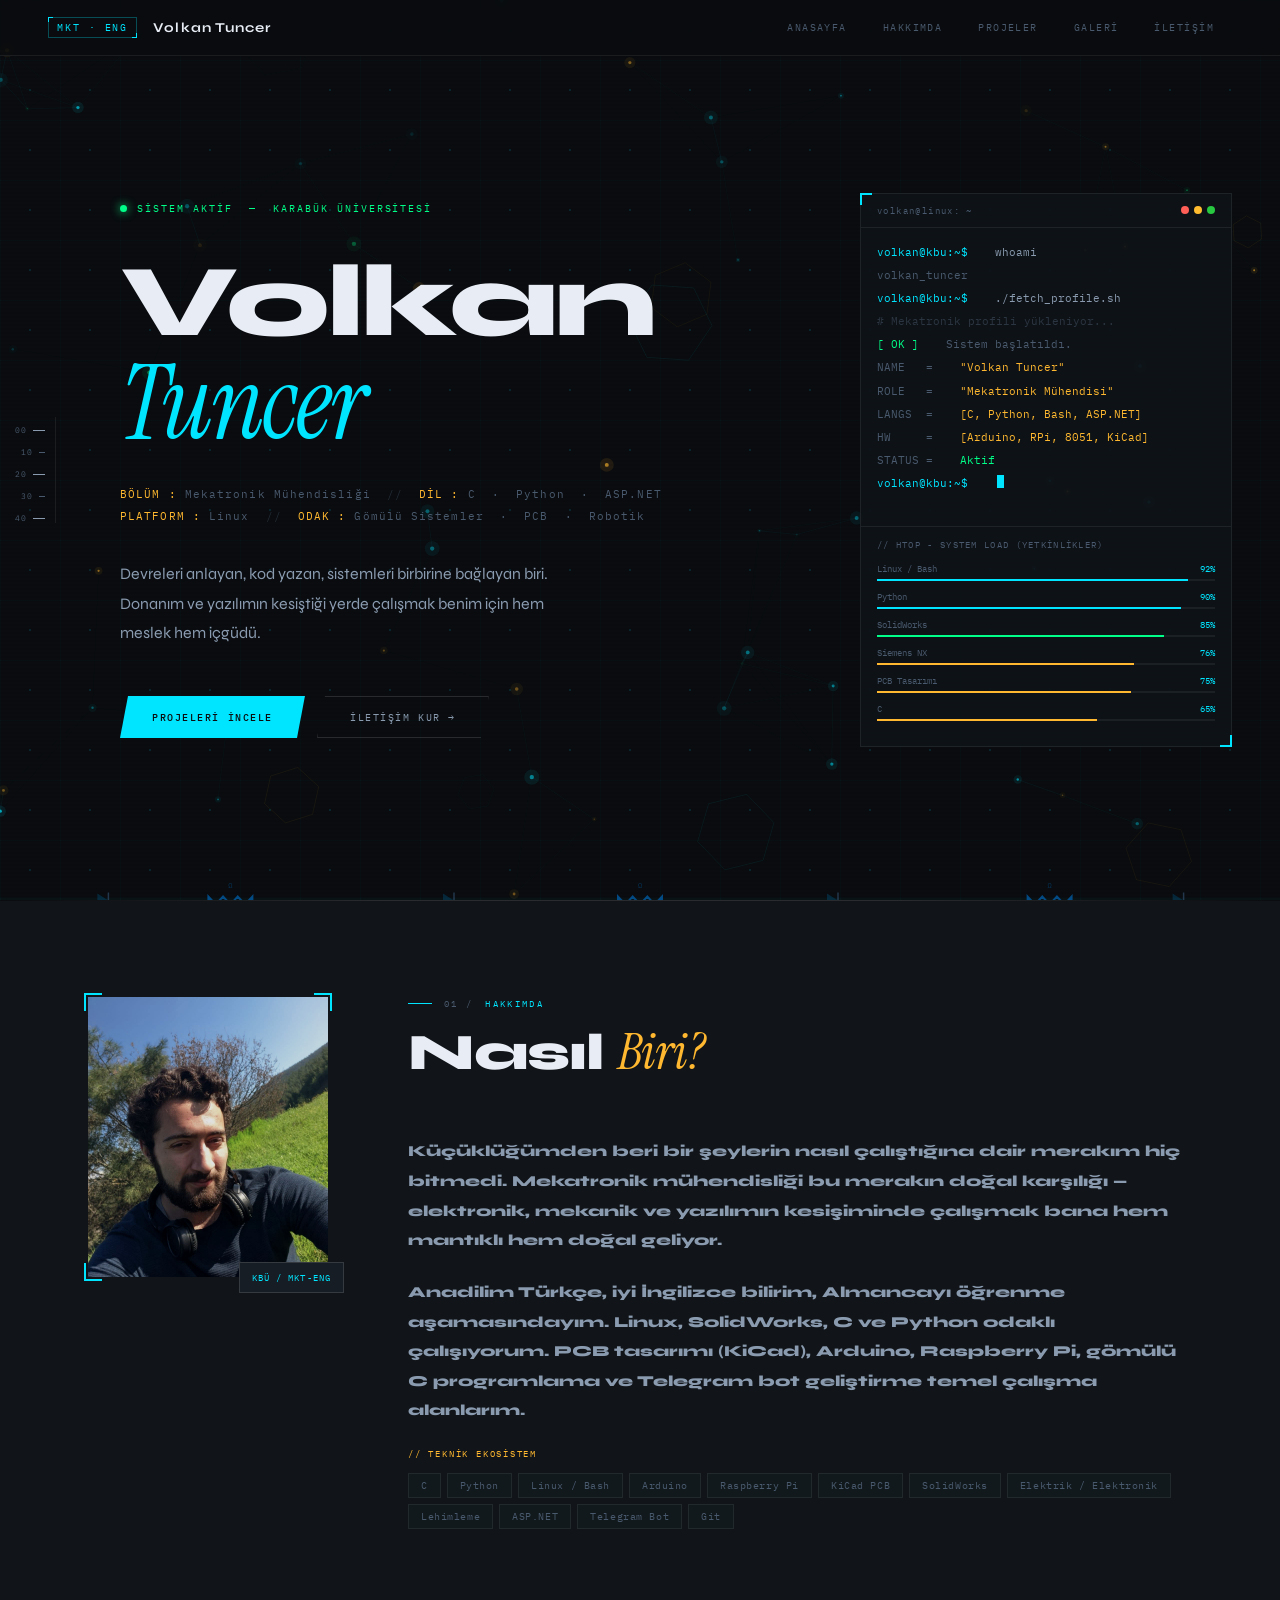
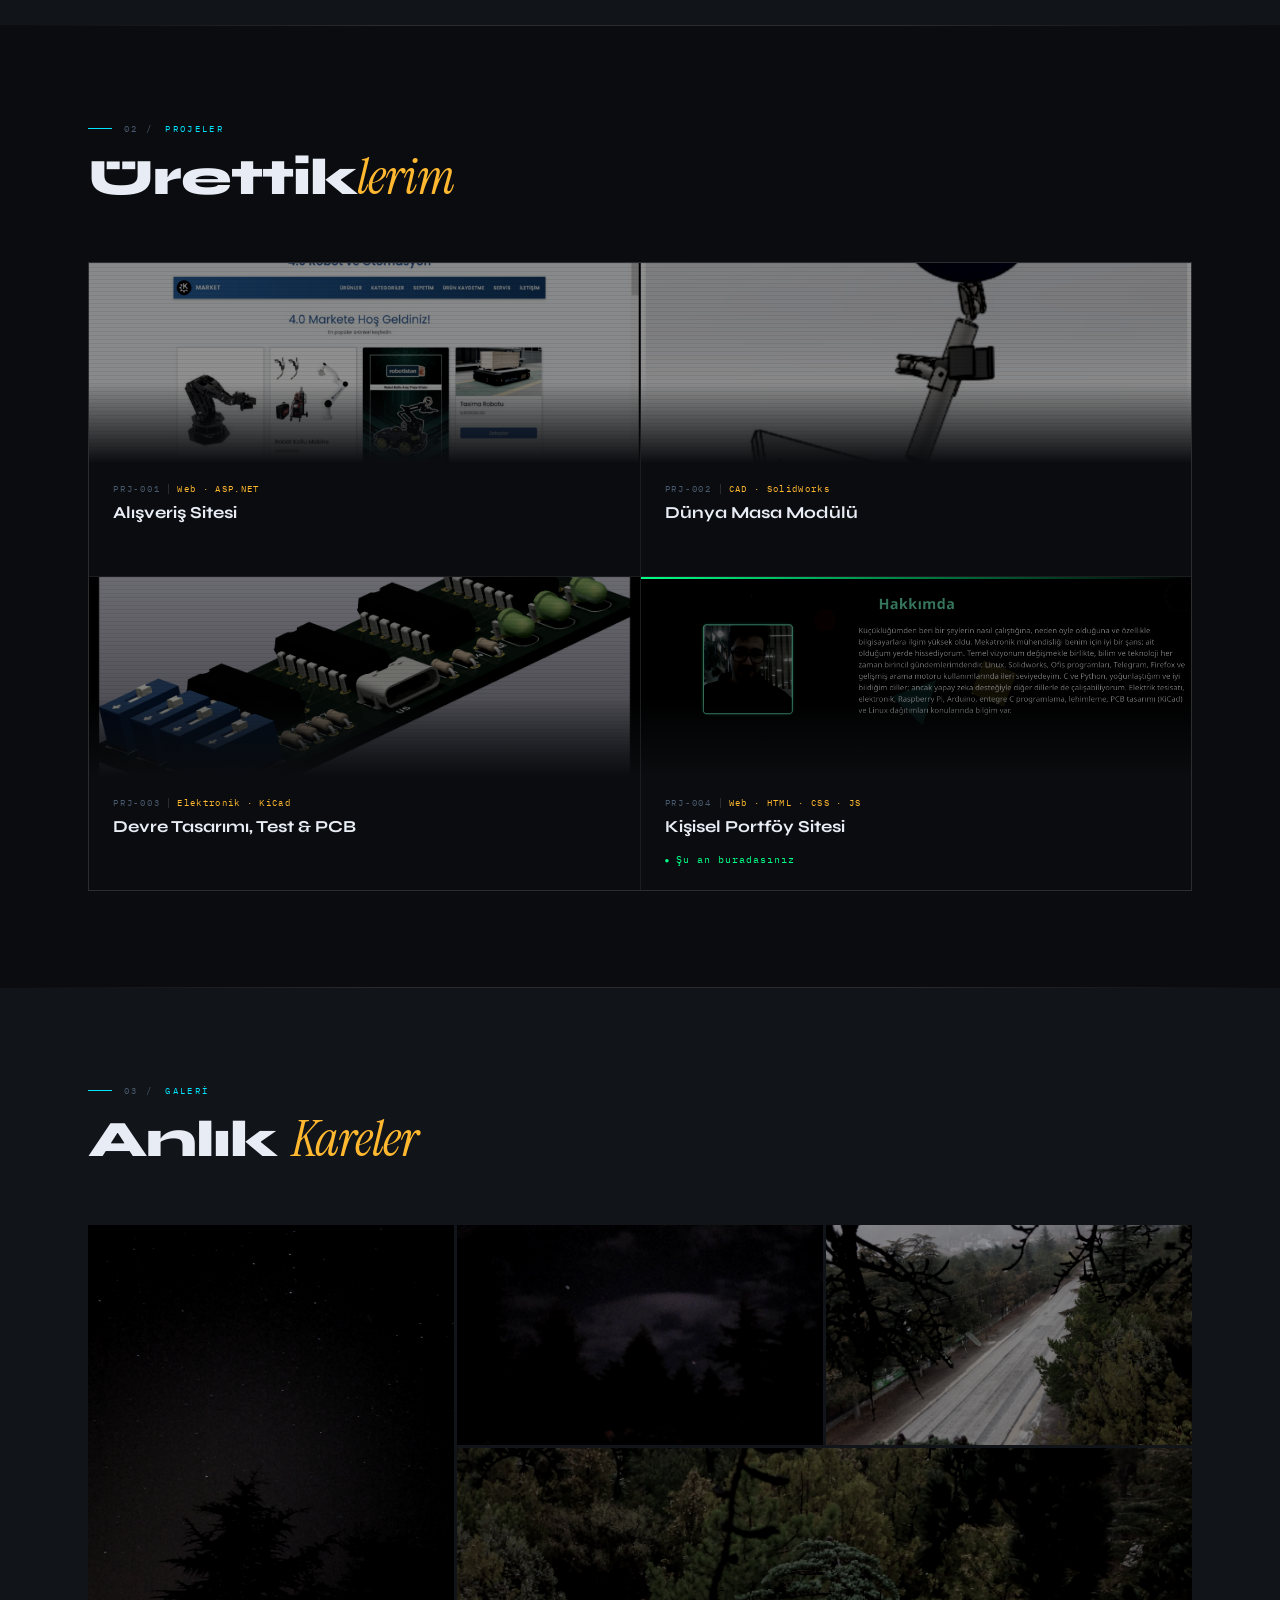
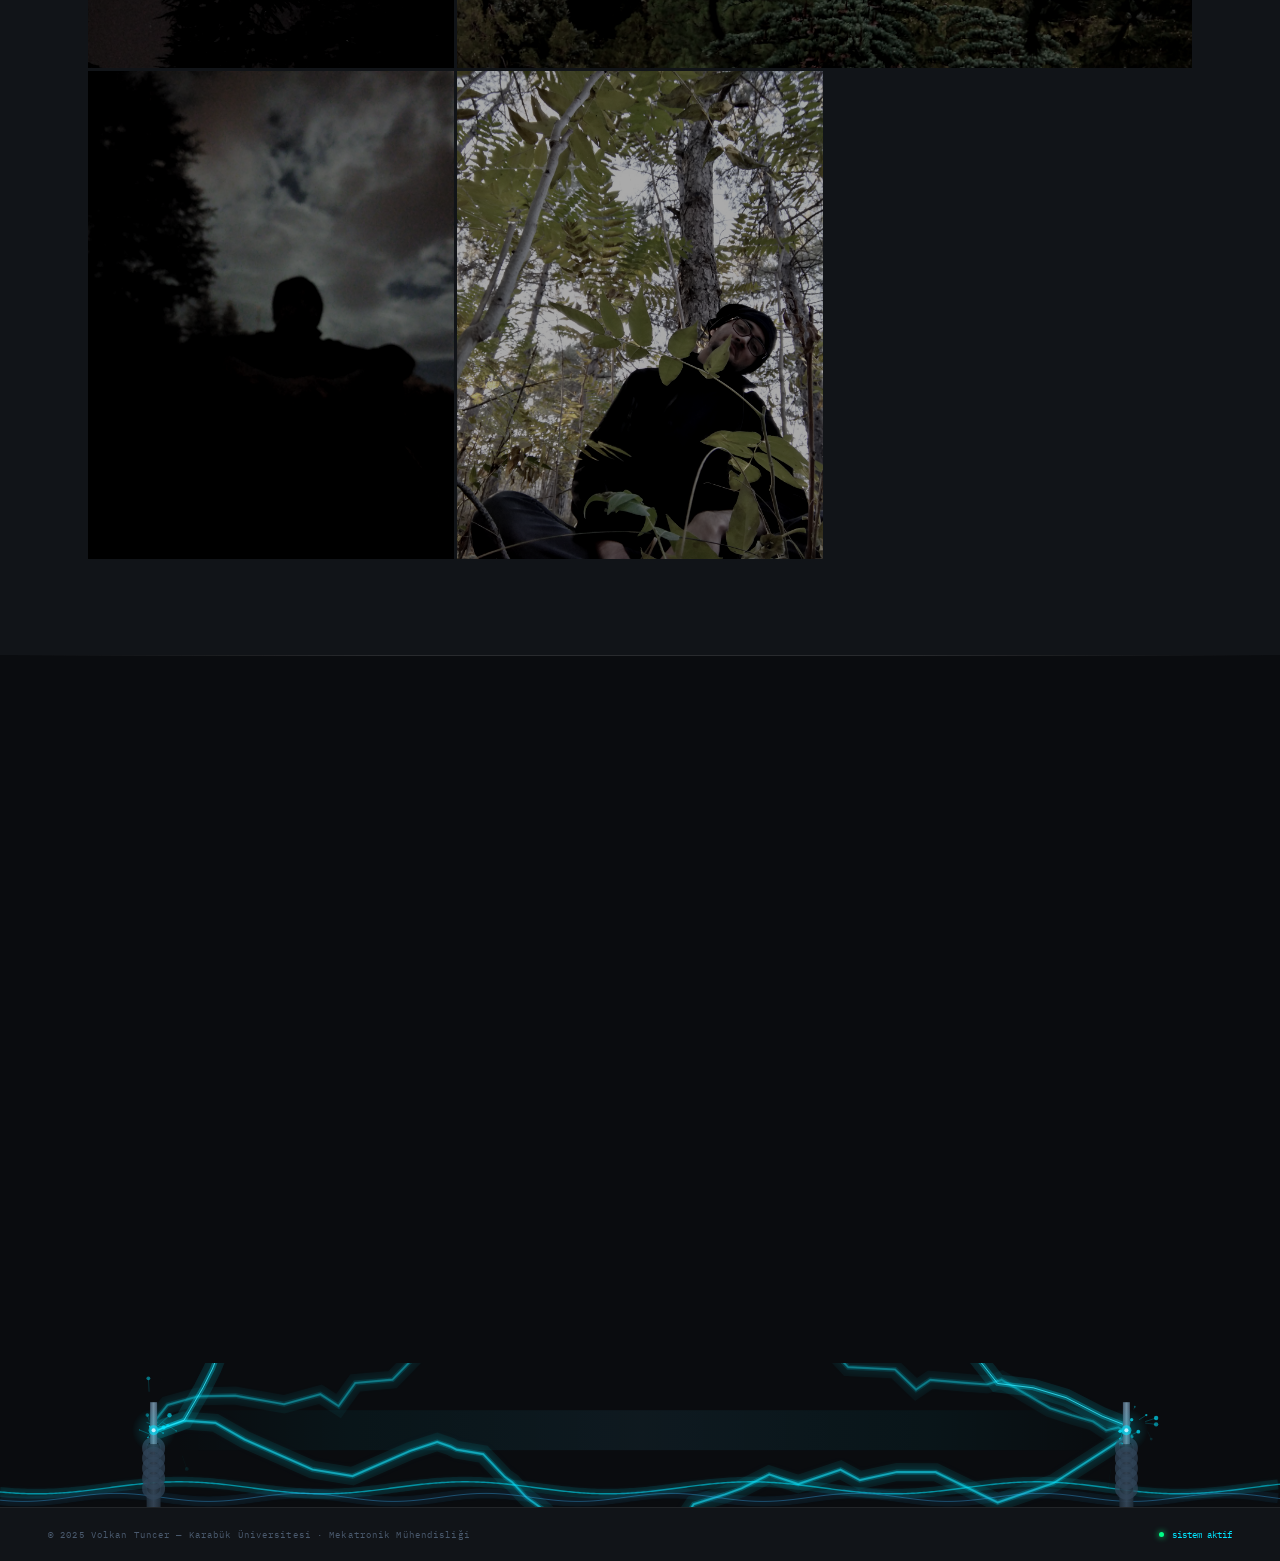
<file: index.html>
<!DOCTYPE html>

<html lang="tr">

<head>

  <meta charset="UTF-8">

  <meta name="viewport" content="width=device-width, initial-scale=1.0">

  <title>Volkan Tuncer — Mekatronik Mühendisi</title>

  <link href="https://fonts.googleapis.com/css2?family=Syne:wght@400;500;600;700;800&family=IBM+Plex+Mono:wght@300;400;500&family=Instrument+Serif:ital@0;1&display=swap" rel="stylesheet">

  <style>

    :root {

      --ink:       #0a0c0f;

      --ink2:      #111418;

      --ink3:      #171d24;

      --surface:   #0f1318;

      --line:      rgba(255,255,255,0.07);

      --line2:     rgba(255,255,255,0.13);

      --cyan:      #00e5ff;

      --amber:     #ffb830;

      --red:       #ff4444;

      --fg:        #e8edf5;

      --fg2:       #8a9bb0;

      --fg3:       #4a5a6e;

      --mono:      'IBM Plex Mono', monospace;

      --head:      'Syne', sans-serif;

      --serif:     'Instrument Serif', serif;

    }


    *, *::before, *::after { margin: 0; padding: 0; box-sizing: border-box; }

    html { scroll-behavior: smooth; font-size: 16px; }


    body {

      background: var(--ink);

      color: var(--fg);

      font-family: var(--head);

      overflow-x: hidden;

    }


    /* ═══ CURSOR — SLEEK ═══ */

    @media (pointer: fine) { * { cursor: none !important; } }


    #cur-wrap { position: fixed; z-index: 9999; pointer-events: none; top: 0; left: 0; }


    /* Small precise dot that sits exactly on pointer */

    #cur-dot {

      position: absolute;

      width: 4px; height: 4px;

      background: var(--cyan);

      border-radius: 50%;

      transform: translate(-50%, -50%);

      transition: transform 0.12s, background 0.2s;

      box-shadow: 0 0 5px var(--cyan);

    }


    /* Outer ring — lags behind */

    #cur-ring {

      position: absolute;

      width: 22px; height: 22px;

      border: 1px solid rgba(0,229,255,0.55);

      border-radius: 50%;

      transform: translate(-50%, -50%);

      transition: width 0.3s cubic-bezier(0.34,1.56,0.64,1),

                  height 0.3s cubic-bezier(0.34,1.56,0.64,1),

                  border-color 0.25s, background 0.25s;

    }


    /* Hover state */

    #cur-wrap.hov #cur-ring {

      width: 38px; height: 38px;

      border-color: var(--amber);

      background: rgba(255,184,48,0.04);

    }

    #cur-wrap.hov #cur-dot {

      background: var(--amber);

      box-shadow: 0 0 6px var(--amber);

      transform: translate(-50%,-50%) scale(1.4);

    }


    /* Click ripple canvas — layered behind ring */

    #cur-ripple-canvas {

      position: fixed; inset: 0; z-index: 9998; pointer-events: none;

    }

    .nav-hamburger {

      display: none; flex-direction: column; gap: 5px;

      background: none; border: none; padding: 8px; cursor: pointer;

    }

    .nav-hamburger span {

      display: block; width: 22px; height: 1.5px; background: var(--fg2);

      transition: transform 0.3s, opacity 0.3s, background 0.2s;

    }

    .nav-hamburger.open span:nth-child(1) { transform: translateY(6.5px) rotate(45deg); background: var(--cyan); }

    .nav-hamburger.open span:nth-child(2) { opacity: 0; }

    .nav-hamburger.open span:nth-child(3) { transform: translateY(-6.5px) rotate(-45deg); background: var(--cyan); }


    .nav-mobile-menu {

      display: none; position: fixed; top: 56px; left: 0; right: 0; z-index: 190;

      background: rgba(10,12,15,0.97);

      backdrop-filter: blur(20px);

      border-bottom: 1px solid var(--line2);

      flex-direction: column;

      padding: 12px 0;

    }

    .nav-mobile-menu.open { display: flex; }

    .nav-mobile-menu a {

      font-family: var(--mono); font-size: 0.7rem; letter-spacing: 0.15em;

      text-transform: uppercase; color: var(--fg3); text-decoration: none;

      padding: 14px 28px; display: block;

      border-bottom: 1px solid var(--line);

      transition: color 0.2s, background 0.2s;

    }

    .nav-mobile-menu a:last-child { border-bottom: none; }

    .nav-mobile-menu a:hover { color: var(--cyan); background: rgba(0,229,255,0.04); }


    /* ═══ CANVAS BG ═══ */

    #bg-canvas {

      position: fixed; inset: 0; z-index: 0; pointer-events: none;

    }


    /* ═══ CIRCUIT GRID ═══ */

    body::before {

      content: '';

      position: fixed; inset: 0; z-index: 0;

      background-image:

        linear-gradient(rgba(0,229,255,0.025) 1px, transparent 1px),

        linear-gradient(90deg, rgba(0,229,255,0.025) 1px, transparent 1px);

      background-size: 60px 60px;

      pointer-events: none;

    }


    /* Circuit dot intersections */

    body::after {

      content: '';

      position: fixed; inset: 0; z-index: 0;

      background-image: radial-gradient(circle, rgba(0,229,255,0.12) 1px, transparent 1px);

      background-size: 60px 60px;

      pointer-events: none;

    }


    /* ═══ SCAN LINE EFFECT ═══ */

    .scanlines {

      position: fixed; inset: 0; z-index: 0;

      background: repeating-linear-gradient(

        0deg,

        transparent,

        transparent 2px,

        rgba(0,0,0,0.04) 2px,

        rgba(0,0,0,0.04) 4px

      );

      pointer-events: none;

    }


    /* ═══ NAV ═══ */

    nav {

      position: fixed; top: 0; left: 0; right: 0; z-index: 200;

      display: flex; justify-content: space-between; align-items: center;

      padding: 0 48px; height: 56px;

      background: rgba(10,12,15,0.85);

      backdrop-filter: blur(20px) saturate(1.4);

      border-bottom: 1px solid var(--line);

    }


    .nav-id {

      display: flex; align-items: center; gap: 16px;

    }

    .nav-chip {

      font-family: var(--mono); font-size: 0.6rem; letter-spacing: 0.2em;

      padding: 3px 8px;

      color: var(--cyan);

      border: 1px solid rgba(0,229,255,0.3);

      position: relative;

    }

    .nav-chip::before, .nav-chip::after {

      content: ''; position: absolute;

      width: 5px; height: 5px;

    }

    .nav-chip::before { top: -1px; left: -1px; border-top: 1px solid var(--cyan); border-left: 1px solid var(--cyan); }

    .nav-chip::after  { bottom: -1px; right: -1px; border-bottom: 1px solid var(--cyan); border-right: 1px solid var(--cyan); }


    .nav-name {

      font-family: var(--head); font-size: 0.85rem; font-weight: 700;

      letter-spacing: 0.08em; color: var(--fg);

    }


    nav ul { list-style: none; display: flex; gap: 0; }

    nav ul a {

      font-family: var(--mono); font-size: 0.6rem; letter-spacing: 0.15em;

      text-transform: uppercase; color: var(--fg3); text-decoration: none;

      padding: 8px 18px; display: block;

      transition: color 0.2s, background 0.2s;

    }

    nav ul a:hover { color: var(--cyan); background: rgba(0,229,255,0.04); }


    /* ═══ PAGE WRAP ═══ */

    .page { position: relative; z-index: 1; }


    /* ═══ HERO ═══ */

    #home {

      min-height: 100vh;

      padding: 120px 0 80px;

      display: grid;

      grid-template-columns: 56px 1fr 420px;

      gap: 0;

      max-width: 1400px;

      margin: 0 auto;

      align-items: center;

    }


    /* Left ruler */

    .hero-ruler {

      display: flex; flex-direction: column; align-items: center;

      padding-top: 8px; gap: 0;

      border-right: 1px solid var(--line);

    }

    .ruler-tick {

      width: 100%; display: flex; align-items: center; justify-content: flex-end;

      padding-right: 10px; gap: 6px;

    }

    .ruler-tick span {

      font-family: var(--mono); font-size: 0.5rem; color: var(--fg3);

      letter-spacing: 0.1em;

    }

    .ruler-tick::after { content: ''; width: 6px; height: 1px; background: var(--fg3); }

    .ruler-tick.big::after { width: 12px; background: var(--fg2); }


    /* Center content */

    .hero-center {

      padding: 0 64px;

    }


    .hero-status {

      display: flex; align-items: center; gap: 10px;

      margin-bottom: 36px;

      opacity: 0; animation: rise 0.8s 0.1s forwards;

    }

    .blink-dot {

      width: 7px; height: 7px; border-radius: 50%;

      background: #00ff88;

      box-shadow: 0 0 10px #00ff88;

      animation: blink 1.8s ease-in-out infinite;

    }

    @keyframes blink { 0%,100%{opacity:1} 50%{opacity:0.2} }

    .hero-status-text {

      font-family: var(--mono); font-size: 0.62rem; color: #00ff88; letter-spacing: 0.2em;

    }


    .hero-heading {

      opacity: 0; animation: rise 0.9s 0.2s forwards;

      line-height: 1;

      margin-bottom: 4px;

    }

    .hero-h-first {

      font-family: var(--head); font-size: clamp(3.5rem, 8vw, 7rem);

      font-weight: 800; letter-spacing: -0.03em;

      color: var(--fg);

      display: block;

    }

    .hero-h-last {

      font-family: var(--serif); font-style: italic;

      font-size: clamp(3.5rem, 8vw, 7rem);

      color: var(--cyan);

      display: block;

      letter-spacing: -0.02em;

    }


    .hero-spec {

      font-family: var(--mono); font-size: 0.68rem; color: var(--fg3);

      letter-spacing: 0.1em; line-height: 2;

      margin: 28px 0 32px;

      opacity: 0; animation: rise 0.8s 0.35s forwards;

    }

    .hero-spec .hl { color: var(--amber); }

    .hero-spec .sep { color: var(--fg3); margin: 0 8px; opacity: 0.4; }


    .hero-desc {

      font-size: 1rem; color: var(--fg2); line-height: 1.85;

      max-width: 440px; margin-bottom: 48px;

      font-family: var(--head); font-weight: 400;

      opacity: 0; animation: rise 0.8s 0.48s forwards;

    }


    .hero-btns {

      display: flex; gap: 12px;

      opacity: 0; animation: rise 0.8s 0.6s forwards;

    }


    .btn {

      font-family: var(--mono); font-size: 0.65rem; letter-spacing: 0.15em;

      text-transform: uppercase; text-decoration: none;

      padding: 13px 32px; display: inline-flex; align-items: center; gap: 8px;

      transition: all 0.22s; position: relative; border: none; cursor: pointer;

      clip-path: polygon(8px 0%, 100% 0%, calc(100% - 8px) 100%, 0% 100%);

    }

    .btn-primary {

      background: var(--cyan); color: var(--ink);

      font-weight: 500;

    }

    .btn-primary:hover { background: #40eeff; transform: translateY(-2px); }

    .btn-ghost {

      background: transparent; color: var(--fg2);

      border: 1px solid var(--line2);

      clip-path: polygon(8px 0%, 100% 0%, calc(100% - 8px) 100%, 0% 100%);

    }

    .btn-ghost:hover { border-color: rgba(0,229,255,0.4); color: var(--cyan); }


    /* Right terminal panel */

    .hero-terminal {

      border: 1px solid var(--line);

      background: rgba(15,19,24,0.9);

      position: relative;

      opacity: 0; animation: rise 1.1s 0.5s forwards;

      margin-right: 48px;

    }

    .hero-terminal::before {

      content: ''; position: absolute; top: -1px; left: -1px;

      width: 12px; height: 12px;

      border-top: 2px solid var(--cyan); border-left: 2px solid var(--cyan);

    }

    .hero-terminal::after {

      content: ''; position: absolute; bottom: -1px; right: -1px;

      width: 12px; height: 12px;

      border-bottom: 2px solid var(--cyan); border-right: 2px solid var(--cyan);

    }


    .term-bar {

      padding: 10px 16px; border-bottom: 1px solid var(--line);

      display: flex; align-items: center; justify-content: space-between;

    }

    .term-title { font-family: var(--mono); font-size: 0.58rem; color: var(--fg3); letter-spacing: 0.15em; }

    .term-circles { display: flex; gap: 5px; }

    .term-circles span { width: 8px; height: 8px; border-radius: 50%; }

    .tc-r { background: #ff5f57; }

    .tc-y { background: #febc2e; }

    .tc-g { background: #28c840; }


    .term-body { padding: 16px; font-family: var(--mono); font-size: 0.67rem; }


    .tl { display: flex; gap: 10px; margin-bottom: 6px; line-height: 1.6; }

    .tl-prompt { color: var(--cyan); flex-shrink: 0; }

    .tl-cmd { color: var(--fg2); }

    .tl-out { color: var(--fg3); }

    .tl-val { color: var(--amber); }

    .tl-ok { color: #00ff88; }

    .tl-err { color: var(--red); }

    .tl-comment { color: var(--fg3); opacity: 0.5; }

    .cursor-blink {

      display: inline-block; width: 7px; height: 13px;

      background: var(--cyan); margin-left: 2px; vertical-align: text-bottom;

      animation: cblink 1s step-start infinite;

    }

    @keyframes cblink { 0%,100%{opacity:1} 50%{opacity:0} }


    .term-divider { height: 1px; background: var(--line); margin: 12px 0; }


    .term-bars { padding: 0 16px 16px; }

    .tb-title { font-family: var(--mono); font-size: 0.54rem; color: var(--fg3); letter-spacing: 0.15em; text-transform: uppercase; margin-bottom: 12px; }

    .tb-row { margin-bottom: 9px; }

    .tb-head { display: flex; justify-content: space-between; font-family: var(--mono); font-size: 0.58rem; margin-bottom: 4px; }

    .tb-name { color: var(--fg3); }

    .tb-pct { color: var(--cyan); }

    .tb-track { height: 2px; background: rgba(255,255,255,0.06); position: relative; overflow: hidden; }

    .tb-fill { height: 100%; animation: grow 1.6s ease-out forwards; width: 0; }

    .tb-fill.c { background: var(--cyan); }

    .tb-fill.a { background: var(--amber); }

    .tb-fill.g { background: #00ff88; }

    @keyframes grow { to { width: var(--w); } }


    @keyframes rise { from { opacity:0; transform: translateY(20px); } to { opacity:1; transform: translateY(0); } }


    /* ═══ SECTION BASE ═══ */

    .section { position: relative; z-index: 1; }

    .section-inner { max-width: 1200px; margin: 0 auto; padding: 96px 48px; }


    .s-label {

      font-family: var(--mono); font-size: 0.58rem; color: var(--cyan);

      letter-spacing: 0.25em; text-transform: uppercase;

      display: flex; align-items: center; gap: 12px;

      margin-bottom: 14px;

    }

    .s-label::before { content: ''; width: 24px; height: 1px; background: var(--cyan); }

    .s-num { color: var(--fg3); }


    .s-title {

      font-family: var(--head); font-size: clamp(2rem, 4vw, 3.2rem);

      font-weight: 800; letter-spacing: -0.02em;

      margin-bottom: 56px; line-height: 1.1;

    }

    .s-title em { font-family: var(--serif); font-style: italic; font-weight: 400; color: var(--amber); }


    /* ═══ DIVIDER ═══ */

    .s-divider {

      height: 1px;

      background: linear-gradient(90deg, transparent, var(--line2) 30%, var(--line2) 70%, transparent);

    }


    /* ═══ ABOUT ═══ */

    #about { background: var(--ink2); }


    .about-layout {

      display: grid; grid-template-columns: 240px 1fr; gap: 80px; align-items: start;

    }


    .about-portrait {

      position: relative;

    }

    .portrait-frame {

      position: relative; width: 240px; height: 280px;

    }

    .portrait-corner {

      position: absolute; width: 18px; height: 18px; border-color: var(--cyan); border-style: solid;

    }

    .portrait-corner.tl { top: -4px; left: -4px; border-width: 2px 0 0 2px; }

    .portrait-corner.tr { top: -4px; right: -4px; border-width: 2px 2px 0 0; }

    .portrait-corner.bl { bottom: -4px; left: -4px; border-width: 0 0 2px 2px; }

    .portrait-corner.br { bottom: -4px; right: -4px; border-width: 0 2px 2px 0; }

    .portrait-frame img {

      width: 100%; height: 100%; object-fit: cover; display: block;

      filter: grayscale(20%) contrast(1.08) brightness(0.88) saturate(0.85);

      transition: filter 0.4s, transform 0.4s;

    }

    .portrait-frame:hover img {

      filter: grayscale(0%) contrast(1.05) brightness(0.95) saturate(1.1);

      transform: translate(-3px, -3px);

    }

    .portrait-badge {

      position: absolute; bottom: -16px; right: -16px;

      background: var(--ink3); border: 1px solid var(--line2);

      padding: 8px 12px;

      font-family: var(--mono); font-size: 0.58rem; color: var(--cyan); letter-spacing: 0.12em;

    }


    .about-text p {

      font-size: 0.95rem; color: var(--fg2); line-height: 1.95;

      margin-bottom: 22px; font-family: var(--head); font-weight: 900;

    }


    .tech-label {

      font-family: var(--mono); font-size: 0.56rem; color: var(--amber);

      letter-spacing: 0.2em; text-transform: uppercase; margin-bottom: 14px;

    }

    .tags { display: flex; flex-wrap: wrap; gap: 6px; }

    .tag {

      font-family: var(--mono); font-size: 0.6rem; color: var(--fg3);

      border: 1px solid var(--line); padding: 5px 12px;

      background: rgba(0,229,255,0.02);

      letter-spacing: 0.06em;

      transition: all 0.2s; cursor: default;

    }

    .tag:hover { color: var(--cyan); border-color: rgba(0,229,255,0.35); background: rgba(0,229,255,0.05); }


    /* ═══ PROJECTS ═══ */

    #projects { background: var(--ink); }


    .proj-grid {

      display: grid; grid-template-columns: repeat(2, 1fr); gap: 1px;

      background: var(--line); border: 1px solid var(--line);

    }


    .proj-card {

      background: var(--ink); text-decoration: none;

      display: block; position: relative; overflow: hidden;

      transition: background 0.25s;

    }

    .proj-card:hover { background: var(--ink3); }


    .proj-img-wrap { position: relative; overflow: hidden; height: 200px; }

    .proj-img {

      width: 100%; height: 100%; object-fit: cover; display: block;

      filter: grayscale(60%) brightness(0.55) contrast(1.15);

      transition: filter 0.5s, transform 0.6s;

    }

    .proj-card:hover .proj-img {

      filter: grayscale(10%) brightness(0.75) contrast(1.1);

      transform: scale(1.04);

    }

    .proj-img-wrap::before {

      content: ''; position: absolute; inset: 0; z-index: 2;

      background: repeating-linear-gradient(

        0deg, transparent, transparent 3px, rgba(0,0,0,0.07) 3px, rgba(0,0,0,0.07) 4px

      );

      pointer-events: none;

    }

    .proj-img-wrap::after {

      content: ''; position: absolute; left: 0; right: 0; bottom: 0; height: 80px; z-index: 3;

      background: linear-gradient(to top, var(--ink), transparent);

    }


    .proj-top-line {

      position: absolute; top: 0; left: 0; right: 0; height: 2px;

      background: linear-gradient(90deg, var(--cyan), transparent);

      transform: scaleX(0); transform-origin: left; z-index: 4;

      transition: transform 0.4s;

    }

    .proj-card:hover .proj-top-line { transform: scaleX(1); }


    .proj-body { padding: 20px 24px 24px; }

    .proj-meta {

      display: flex; align-items: center; gap: 8px; margin-bottom: 8px;

    }

    .proj-idx { font-family: var(--mono); font-size: 0.55rem; color: var(--fg3); letter-spacing: 0.2em; }

    .proj-sep { width: 1px; height: 10px; background: var(--line2); }

    .proj-cat { font-family: var(--mono); font-size: 0.55rem; color: var(--amber); letter-spacing: 0.15em; }

    .proj-name { font-size: 1.05rem; font-weight: 700; color: var(--fg); margin-bottom: 16px; }

    .proj-cta {

      font-family: var(--mono); font-size: 0.6rem; color: var(--cyan); letter-spacing: 0.1em;

      display: flex; align-items: center; gap: 6px;

      opacity: 0; transform: translateX(-6px);

      transition: all 0.3s;

    }

    .proj-cta::before { content: ''; width: 12px; height: 1px; background: var(--cyan); }

    .proj-card:hover .proj-cta { opacity: 1; transform: translateX(0); }

    .proj-here {

      font-family: var(--mono); font-size: 0.6rem; color: #00ff88; letter-spacing: 0.1em;

      display: flex; align-items: center; gap: 6px;

    }

    .proj-here::before { content: '●'; font-size: 0.5rem; }


    /* ═══ GALLERY ═══ */

    #gallery { background: var(--ink2); }


    .gal-grid {

      display: grid;

      grid-template-columns: repeat(3, 1fr);

      grid-template-rows: 220px 220px;

      gap: 3px;

    }

    .gi:nth-child(1) { grid-row: span 2; }

    .gi:nth-child(4) { grid-column: span 2; }


    .gi { overflow: hidden; position: relative; background: var(--ink3); }

    .gi a { display: block; width: 100%; height: 100%; }

    .gi img {

      width: 100%; height: 100%; object-fit: cover; display: block;

      filter: grayscale(40%) brightness(0.65) contrast(1.1) saturate(0.8);

      transition: filter 0.45s, transform 0.5s;

    }

    .gi:hover img { filter: grayscale(0%) brightness(0.88) contrast(1.05) saturate(1.1); transform: scale(1.06); }

    .gi-label {

      position: absolute; bottom: 12px; left: 14px;

      font-family: var(--mono); font-size: 0.55rem; color: var(--cyan);

      letter-spacing: 0.15em; text-transform: uppercase;

      opacity: 0; transform: translateY(4px);

      transition: opacity 0.3s, transform 0.3s;

      background: rgba(10,12,15,0.7); padding: 3px 8px;

    }

    .gi:hover .gi-label { opacity: 1; transform: translateY(0); }


    /* ═══ CONTACT ═══ */

    #contact { background: var(--ink); }


    .contact-lead {

      font-size: 0.95rem; color: var(--fg2); line-height: 1.9;

      max-width: 500px; margin-bottom: 48px; font-family: var(--head); font-weight: 400;

    }

.contact-grid {
  display: grid;
  grid-template-columns: repeat(2, 1fr);
  gap: 1px;
  background: var(--line);
  border: 1px solid var(--line);
  overflow: hidden;
  min-width: 0; /* Gridin dışına taşmasını engellemek için kritik */
}

.c-card {
  background: var(--ink);
  padding: 22px 26px;
  position: relative;
  overflow: hidden;
  transition: background 0.25s;
  min-width: 0; /* Hücrenin içeriğe göre gereksiz genişlemesini engeller */
}

.c-val {
  font-family: var(--mono);
  font-size: 0.92rem;
  color: var(--cyan);
  text-decoration: none;
  display: block;
  /* Taşırma ve sığdırma ayarları */
  word-break: break-all;
  overflow-wrap: break-word;
  white-space: normal;
  max-width: 100%;
}
    /* ═══ FOOTER ═══ */

    footer {

      position: relative; z-index: 1;

      display: flex; justify-content: space-between; align-items: center;

      padding: 20px 48px;

      border-top: 1px solid var(--line);

      background: var(--ink2);

    }

    .foot-l { font-family: var(--mono); font-size: 0.58rem; color: var(--fg3); letter-spacing: 0.12em; }

    .foot-r { display: flex; align-items: center; gap: 8px; font-family: var(--mono); font-size: 0.58rem; color: var(--cyan); }

    .foot-dot { width: 5px; height: 5px; border-radius: 50%; background: #00ff88; box-shadow: 0 0 6px #00ff88; animation: blink 2s infinite; }


    /* ═══ REVEAL ═══ */

    .reveal { opacity: 0; transform: translateY(20px); transition: opacity 0.65s ease, transform 0.65s ease; }

    .reveal.vis { opacity: 1; transform: translateY(0); }

    .d1 { transition-delay: 0.1s } .d2 { transition-delay: 0.2s }

    .d3 { transition-delay: 0.3s } .d4 { transition-delay: 0.4s }


    /* ═══ RESPONSIVE ═══ */

    @media (max-width: 1100px) {

      #home { grid-template-columns: 0 1fr; }

      .hero-ruler { display: none; }

      .hero-terminal { margin: 0 48px; }

    }

    @media (max-width: 900px) {

      #home { grid-template-columns: 1fr; padding: 100px 24px 64px; }

      .hero-center { padding: 0; }

      .hero-terminal { display: none; }

      nav { padding: 0 20px; }

      nav > ul { display: none; }

      .nav-hamburger { display: flex; }

      .section-inner { padding: 64px 20px; }

      .about-layout { grid-template-columns: 1fr; gap: 36px; }

      .portrait-frame { max-width: 180px; height: 210px; }

      .proj-grid { grid-template-columns: 1fr; }

      .gal-grid { grid-template-columns: repeat(2, 1fr); grid-template-rows: auto; }

      .gi:nth-child(1) { grid-row: span 1; }

      .gi:nth-child(4) { grid-column: span 1; }

      .gal-grid .gi { height: 180px; }

      .contact-grid { grid-template-columns: 1fr; }

      .c-card.full { grid-column: span 1; }

      footer { flex-direction: column; gap: 10px; padding: 18px 20px; text-align: center; }

      .hero-spec { font-size: 0.82rem; }

      .hero-spec .sep { display: none; }

      .hero-spec br { display: block; }

    }

    @media (max-width: 540px) {

      .hero-h-first, .hero-h-last { font-size: clamp(2.8rem, 14vw, 4rem); }

      .hero-btns { flex-direction: column; }

      .btn { justify-content: center; clip-path: none; }

      .gal-grid { grid-template-columns: 1fr; }

      .gal-grid .gi { height: 200px; }

      .s-title { font-size: clamp(1.6rem, 7vw, 2.4rem); }

      nav { height: 52px; }

      .nav-chip { display: none; }

      .tags { gap: 5px; }

      .tag { font-size: 0.58rem; padding: 4px 10px; }

    }

  </style>

</head>

<body>


  <!-- BG CANVAS -->

  <canvas id="bg-canvas"></canvas>

  <div class="scanlines"></div>


  <!-- CURSOR -->

  <canvas id="cur-ripple-canvas"></canvas>

  <div id="cur-wrap">

    <div id="cur-ring"></div>

    <div id="cur-dot"></div>

  </div>


  <!-- NAV -->

  <nav>

    <div class="nav-id">

      <div class="nav-chip">MKT · ENG</div>

      <div class="nav-name">Volkan Tuncer</div>

    </div>

    <ul>

      <li><a href="#home">Anasayfa</a></li>

      <li><a href="#about">Hakkımda</a></li>

      <li><a href="#projects">Projeler</a></li>

      <li><a href="#gallery">Galeri</a></li>

      <li><a href="#contact">İletişim</a></li>

    </ul>

    <button class="nav-hamburger" id="hamburger" aria-label="Menü">

      <span></span><span></span><span></span>

    </button>

  </nav>


  <!-- MOBILE MENU -->

  <div class="nav-mobile-menu" id="mobile-menu">

    <a href="#home"     onclick="closeMobileMenu()">Anasayfa</a>

    <a href="#about"    onclick="closeMobileMenu()">Hakkımda</a>

    <a href="#projects" onclick="closeMobileMenu()">Projeler</a>

    <a href="#gallery"  onclick="closeMobileMenu()">Galeri</a>

    <a href="#contact"  onclick="closeMobileMenu()">İletişim</a>

  </div>


  <div class="page">


    <!-- HERO -->

    <section id="home">

      <!-- Ruler -->

      <div class="hero-ruler">

        <div class="ruler-tick big" style="margin-top:0"><span>00</span></div>

        <div style="flex:1; width:1px; background:var(--line); margin: 6px auto;"></div>

        <div class="ruler-tick"><span>10</span></div>

        <div style="flex:1; width:1px; background:var(--line); margin: 6px auto;"></div>

        <div class="ruler-tick big"><span>20</span></div>

        <div style="flex:1; width:1px; background:var(--line); margin: 6px auto;"></div>

        <div class="ruler-tick"><span>30</span></div>

        <div style="flex:1; width:1px; background:var(--line); margin: 6px auto;"></div>

        <div class="ruler-tick big"><span>40</span></div>

      </div>


      <!-- Main content -->

      <div class="hero-center">

        <div class="hero-status">

          <span class="blink-dot"></span>

          <span class="hero-status-text">SİSTEM AKTİF &nbsp;—&nbsp; KARABÜK ÜNİVERSİTESİ</span>

        </div>


        <div class="hero-heading">

          <span class="hero-h-first">Volkan</span>

          <span class="hero-h-last">Tuncer</span>

        </div>


        <div class="hero-spec">

          <span class="hl">BÖLÜM :</span> Mekatronik Mühendisliği

          <span class="sep">//</span>

          <span class="hl">DİL :</span> C &nbsp;·&nbsp; Python &nbsp;·&nbsp; ASP.NET

          <br>

          <span class="hl">PLATFORM :</span> Linux

          <span class="sep">//</span>

          <span class="hl">ODAK :</span> Gömülü Sistemler &nbsp;·&nbsp; PCB &nbsp;·&nbsp; Robotik

        </div>


        <p class="hero-desc">

          Devreleri anlayan, kod yazan, sistemleri birbirine bağlayan biri. Donanım ve yazılımın kesiştiği yerde çalışmak benim için hem meslek hem içgüdü.

        </p>


        <div class="hero-btns">

          <a href="#projects" class="btn btn-primary">Projeleri İncele</a>

          <a href="#contact" class="btn btn-ghost">İletişim Kur &rarr;</a>

        </div>

      </div>


      <!-- Terminal panel -->

 <div class="hero-terminal">

        <div class="term-bar">

          <span class="term-title">volkan@linux: ~</span>

          <div class="term-circles">

            <span class="tc-r"></span><span class="tc-y"></span><span class="tc-g"></span>

          </div>

        </div>

        <div class="term-body">

          <div class="tl"><span class="tl-prompt">volkan@kbu:~$</span>&nbsp;<span class="tl-cmd">whoami</span></div>

          <div class="tl"><span class="tl-out">volkan_tuncer</span></div>

          <div class="tl"><span class="tl-prompt">volkan@kbu:~$</span>&nbsp;<span class="tl-cmd">./fetch_profile.sh</span></div>

          <div class="tl"><span class="tl-comment"># Mekatronik profili yükleniyor...</span></div>

          <div class="tl"><span class="tl-ok">[ OK ]</span>&nbsp;<span class="tl-out">Sistem başlatıldı.</span></div>

          <div class="tl"><span class="tl-out">NAME&nbsp;&nbsp;&nbsp;=</span>&nbsp;<span class="tl-val">"Volkan Tuncer"</span></div>

          <div class="tl"><span class="tl-out">ROLE&nbsp;&nbsp;&nbsp;=</span>&nbsp;<span class="tl-val">"Mekatronik Mühendisi"</span></div>

          <div class="tl"><span class="tl-out">LANGS&nbsp;&nbsp;=</span>&nbsp;<span class="tl-val">[C, Python, Bash, ASP.NET]</span></div>

          <div class="tl"><span class="tl-out">HW&nbsp;&nbsp;&nbsp;&nbsp;&nbsp;=</span>&nbsp;<span class="tl-val">[Arduino, RPi, 8051, KiCad]</span></div>

          <div class="tl"><span class="tl-out">STATUS&nbsp;=</span>&nbsp;<span class="tl-ok">Aktif</span></div>

          <div class="tl"><span class="tl-prompt">volkan@kbu:~$</span>&nbsp;<span class="tl-cmd cursor-blink"></span></div>

        </div>

        <div class="term-divider"></div>

<div class="term-bars">

          <div class="tb-title">// htop - SYSTEM LOAD (YETKİNLİKLER)</div>

          <div class="tb-row">

            <div class="tb-head"><span class="tb-name">Linux / Bash</span><span class="tb-pct">92%</span></div>

            <div class="tb-track"><div class="tb-fill c" style="--w:92%"></div></div>

          </div>

          <div class="tb-row">

            <div class="tb-head"><span class="tb-name">Python</span><span class="tb-pct">90%</span></div>

            <div class="tb-track"><div class="tb-fill c" style="--w:90%"></div></div>

          </div>

          <div class="tb-row">

            <div class="tb-head"><span class="tb-name">SolidWorks</span><span class="tb-pct">85%</span></div>

            <div class="tb-track"><div class="tb-fill g" style="--w:85%"></div></div>

          </div>

          <div class="tb-row">

            <div class="tb-head"><span class="tb-name">Siemens NX</span><span class="tb-pct">76%</span></div>

            <div class="tb-track"><div class="tb-fill a" style="--w:76%"></div></div>

          </div>

          <div class="tb-row">

            <div class="tb-head"><span class="tb-name">PCB Tasarımı</span><span class="tb-pct">75%</span></div>

            <div class="tb-track"><div class="tb-fill a" style="--w:75%"></div></div>

          </div>

          <div class="tb-row">

            <div class="tb-head"><span class="tb-name">C </span><span class="tb-pct">65%</span></div>

            <div class="tb-track"><div class="tb-fill a" style="--w:65%"></div></div>

          </div>

        </div>

    </section>


    <div class="s-divider"></div>


    <!-- ABOUT -->

    <section id="about" class="section">

      <div class="section-inner">

        <div class="about-layout">

          <div class="about-portrait reveal">

            <div class="portrait-frame">

              <div class="portrait-corner tl"></div>

              <div class="portrait-corner tr"></div>

              <div class="portrait-corner bl"></div>

              <div class="portrait-corner br"></div>

              <img src="pphoto.jpg" alt="Volkan Tuncer">

            </div>

            <div class="portrait-badge">KBÜ / MKT-ENG</div>

          </div>

          <div class="about-text">

            <div class="s-label reveal"><span class="s-num">01 /</span> Hakkımda</div>

            <h2 class="s-title reveal d1">Nasıl <em>Biri?</em></h2>

            <p class="reveal d2">Küçüklüğümden beri bir şeylerin nasıl çalıştığına dair merakım hiç bitmedi. Mekatronik mühendisliği bu merakın doğal karşılığı — elektronik, mekanik ve yazılımın kesişiminde çalışmak bana hem mantıklı hem doğal geliyor.</p>

            <p class="reveal d3">Anadilim Türkçe, iyi İngilizce bilirim, Almancayı öğrenme aşamasındayım. Linux, SolidWorks, C ve Python odaklı çalışıyorum. PCB tasarımı (KiCad), Arduino, Raspberry Pi, gömülü C programlama ve Telegram bot geliştirme temel çalışma alanlarım.</p>

            <div class="reveal d4">

              <div class="tech-label">// Teknik Ekosistem</div>

              <div class="tags">

                <span class="tag">C</span>

                <span class="tag">Python</span>

                <span class="tag">Linux / Bash</span>

                <span class="tag">Arduino</span>

                <span class="tag">Raspberry Pi</span>

                <span class="tag">KiCad PCB</span>

                <span class="tag">SolidWorks</span>

                <span class="tag">Elektrik / Elektronik</span>

                <span class="tag">Lehimleme</span>

                <span class="tag">ASP.NET</span>

                <span class="tag">Telegram Bot</span>

                <span class="tag">Git</span>

              </div>

            </div>

          </div>

        </div>

      </div>

    </section>


    <div class="s-divider"></div>


    <!-- PROJECTS -->

    <section id="projects" class="section">

      <div class="section-inner">

        <div class="s-label reveal"><span class="s-num">02 /</span> Projeler</div>

        <h2 class="s-title reveal d1">Ürettik<em>lerim</em></h2>

        <div class="proj-grid reveal d2">

          <a class="proj-card" href="https://drive.google.com/file/d/1a4eEqXV9FGuMaSSOHsUudA26Zj7X0qdJ/view?usp=drive_link" target="_blank">

            <div class="proj-top-line"></div>

            <div class="proj-img-wrap"><img src="project1.png" alt="ASP.NET Alışveriş Sitesi" class="proj-img"></div>

            <div class="proj-body">

              <div class="proj-meta">

                <span class="proj-idx">PRJ-001</span>

                <div class="proj-sep"></div>

                <span class="proj-cat">Web · ASP.NET</span>

              </div>

              <div class="proj-name">Alışveriş Sitesi</div>

              <div class="proj-cta">PDF Raporunu Gör</div>

            </div>

          </a>

          <a class="proj-card" href="https://drive.google.com/file/d/1s5BJAhkzm5b6BI0c7Kp7ggJG6ansThDJ/view?usp=drive_link" target="_blank">

            <div class="proj-top-line"></div>

            <div class="proj-img-wrap"><img src="project2.png" alt="SolidWorks" class="proj-img"></div>

            <div class="proj-body">

              <div class="proj-meta">

                <span class="proj-idx">PRJ-002</span>

                <div class="proj-sep"></div>

                <span class="proj-cat">CAD · SolidWorks</span>

              </div>

              <div class="proj-name">Dünya Masa Modülü</div>

              <div class="proj-cta">PDF Raporunu Gör</div>

            </div>

          </a>

          <a class="proj-card" href="https://drive.google.com/file/d/1f4_LyKfQD4lauX7zIh-Dn9c8HvD6KTgF/view?usp=sharing" target="_blank">

            <div class="proj-top-line"></div>

            <div class="proj-img-wrap"><img src="project3.png" alt="PCB Tasarımı" class="proj-img"></div>

            <div class="proj-body">

              <div class="proj-meta">

                <span class="proj-idx">PRJ-003</span>

                <div class="proj-sep"></div>

                <span class="proj-cat">Elektronik · KiCad</span>

              </div>

              <div class="proj-name">Devre Tasarımı, Test &amp; PCB</div>

              <div class="proj-cta">PDF Raporunu Gör</div>

            </div>

          </a>

          <div class="proj-card" style="cursor: default;">

            <div class="proj-top-line" style="transform: scaleX(1); background: linear-gradient(90deg, #00ff88, transparent);"></div>

            <div class="proj-img-wrap"><img src="project4.png" alt="Portföy Sitesi" class="proj-img"></div>

            <div class="proj-body">

              <div class="proj-meta">

                <span class="proj-idx">PRJ-004</span>

                <div class="proj-sep"></div>

                <span class="proj-cat">Web · HTML · CSS · JS</span>

              </div>

              <div class="proj-name">Kişisel Portföy Sitesi</div>

              <div class="proj-here">Şu an buradasınız</div>

            </div>

          </div>

        </div>

      </div>

    </section>


    <div class="s-divider"></div>


    <!-- GALLERY -->

    <section id="gallery" class="section">

      <div class="section-inner">

        <div class="s-label reveal"><span class="s-num">03 /</span> Galeri</div>

        <h2 class="s-title reveal d1">Anlık <em>Kareler</em></h2>

        <div class="gal-grid reveal d2">

          <div class="gi"><a href="gallery1.jpg" target="_blank"><img src="gallery1.jpg" alt="Galeri 1"><div class="gi-label">IMG_001</div></a></div>

          <div class="gi"><a href="gallery2.jpg" target="_blank"><img src="gallery2.jpg" alt="Galeri 2"><div class="gi-label">IMG_002</div></a></div>

          <div class="gi"><a href="gallery3.jpg" target="_blank"><img src="gallery3.jpg" alt="Galeri 3"><div class="gi-label">IMG_003</div></a></div>

          <div class="gi"><a href="gallery4.jpg" target="_blank"><img src="gallery4.jpg" alt="Galeri 4"><div class="gi-label">IMG_004</div></a></div>

          <div class="gi"><a href="gallery5.jpg" target="_blank"><img src="gallery5.jpg" alt="Galeri 5"><div class="gi-label">IMG_005</div></a></div>

          <div class="gi"><a href="gallery6.jpg" target="_blank"><img src="gallery6.jpg" alt="Galeri 6"><div class="gi-label">IMG_006</div></a></div>

        </div>

      </div>

    </section>


    <div class="s-divider"></div>


    <!-- CONTACT -->

    <section id="contact" class="section">

      <div class="section-inner">

        <div class="s-label reveal"><span class="s-num">04 /</span> İletişim</div>

        <h2 class="s-title reveal d1">Bağlantı <em>Kurun</em></h2>

        <p class="contact-lead reveal d2">Proje fikri, teknik soru veya sadece merhaba — aşağıdaki kanallardan ulaşabilirsiniz.</p>

        <div class="contact-grid reveal d3">

          <div class="c-card">

            <div class="c-type">Telegram</div>

            <a class="c-val" href="https://t.me/sescientist" target="_blank">@sescientist</a>

          </div>

          <div class="c-card">

            <div class="c-type">Telegram Medya Kanalı</div>

            <a class="c-val" href="https://t.me/bilimadimlari" target="_blank">@bilimadimlari</a>

          </div>

          <div class="c-card">

            <div class="c-type">Gmail</div>

            <a class="c-val" href="mailto:volkan.tuncer.mekatronik@gmail.com.com">volkan.tuncer.mekatronik@gmail.com.com</a>

          </div>

          <div class="c-card">

            <div class="c-type">Duck Mail</div>

            <a class="c-val" href="mailto:volkantuncer@duck.com">volkantuncer@duck.com</a>

          </div>

          <div class="c-card full">

            <div class="c-type">Telefon</div>

            <a class="c-val" href="tel:+905057619108">+90 505 761 9108</a>

            <div class="c-note">// Sesli aramaya her zaman hazır olmayabilirim</div>

          </div>

        </div>

      </div>

    </section>


  </div>


  <footer>

    <div class="foot-l">© 2025 Volkan Tuncer — Karabük Üniversitesi · Mekatronik Mühendisliği</div>

    <div class="foot-r"><span class="foot-dot"></span> sistem aktif</div>

  </footer>


  <script>

    /* ── SCROLL REVEAL ── */

    const io = new IntersectionObserver(

      entries => entries.forEach(e => { if (e.isIntersecting) e.target.classList.add('vis'); }),

      { threshold: 0.1 }

    );

    document.querySelectorAll('.reveal').forEach(el => io.observe(el));


    /* ── HAMBURGER MENU ── */

    const hamburger  = document.getElementById('hamburger');

    const mobileMenu = document.getElementById('mobile-menu');

    hamburger.addEventListener('click', () => {

      hamburger.classList.toggle('open');

      mobileMenu.classList.toggle('open');

    });

    function closeMobileMenu() {

      hamburger.classList.remove('open');

      mobileMenu.classList.remove('open');

    }


    /* ══════════════════════════════════

       CURSOR

    ══════════════════════════════════ */

    const isFine = window.matchMedia('(pointer: fine)').matches;


    if (isFine) {

      const wrap = document.getElementById('cur-wrap');

      const dot  = document.getElementById('cur-dot');

      const ring = document.getElementById('cur-ring');

      const rc   = document.getElementById('cur-ripple-canvas');

      const rctx = rc.getContext('2d');


      rc.width  = window.innerWidth;

      rc.height = window.innerHeight;

      window.addEventListener('resize', () => { rc.width = window.innerWidth; rc.height = window.innerHeight; });


      let mx = -200, my = -200, rx = -200, ry = -200;


      document.addEventListener('mousemove', e => { mx = e.clientX; my = e.clientY; });


      /* Dot follows instantly, ring lags */

      (function tick() {

        dot.style.left  = mx + 'px';

        dot.style.top   = my + 'px';

        rx += (mx - rx) * 0.13;

        ry += (my - ry) * 0.13;

        ring.style.left = rx + 'px';

        ring.style.top  = ry + 'px';

        requestAnimationFrame(tick);

      })();


      /* Hover */

      document.querySelectorAll('a, button, .proj-card, .c-card, .gi, .tag, .btn').forEach(el => {

        el.addEventListener('mouseenter', () => wrap.classList.add('hov'));

        el.addEventListener('mouseleave', () => wrap.classList.remove('hov'));

      });


      document.addEventListener('mouseleave', () => { wrap.style.opacity = '0'; });

      document.addEventListener('mouseenter', () => { wrap.style.opacity = '1'; });


      /* ── CLICK SHOCKWAVE ── */

      let shockwaves = [];


      document.addEventListener('mousedown', e => {

        /* Dot squeeze */

        dot.style.transform = 'translate(-50%,-50%) scale(0.4)';

        setTimeout(() => { dot.style.transform = 'translate(-50%,-50%) scale(1)'; }, 120);


        /* Launch 3 expanding rings at click point */

        const col = wrap.classList.contains('hov') ? '255,184,48' : '0,229,255';

        for (let i = 0; i < 3; i++) {

          shockwaves.push({

            x: e.clientX, y: e.clientY,

            r: 4, maxR: 55 + i * 18,

            alpha: 0.7 - i * 0.18,

            col,

            delay: i * 55,  /* ms stagger */

            born: performance.now(),

          });

        }


        /* Burst particles from click */

        const burst = 10;

        for (let i = 0; i < burst; i++) {

          const angle = (Math.PI * 2 / burst) * i;

          const speed = Math.random() * 3 + 1.5;

          bgParticles.push({

            x: e.clientX, y: e.clientY,

            vx: Math.cos(angle) * speed,

            vy: Math.sin(angle) * speed,

            life: 1, decay: 0.035,

            r: Math.random() * 2 + 1,

            col,

          });

        }

      });


      /* Ripple canvas loop */

      function drawShockwaves(now) {

        rctx.clearRect(0, 0, rc.width, rc.height);

        shockwaves = shockwaves.filter(s => {

          const elapsed = now - s.born - s.delay;

          if (elapsed < 0) return true;

          const progress = elapsed / 420; /* 420ms duration */

          if (progress >= 1) return false;

          const eased = 1 - Math.pow(1 - progress, 3);

          const r = s.r + (s.maxR - s.r) * eased;

          const a = s.alpha * (1 - progress);

          rctx.beginPath();

          rctx.arc(s.x, s.y, r, 0, Math.PI * 2);

          rctx.strokeStyle = `rgba(${s.col},${a})`;

          rctx.lineWidth = 1.2;

          rctx.stroke();

          return true;

        });

        requestAnimationFrame(drawShockwaves);

      }

      requestAnimationFrame(drawShockwaves);

    }


    /* ══════════════════════════════════════════

       CANVAS BACKGROUND

    ══════════════════════════════════════════ */

    const canvas = document.getElementById('bg-canvas');

    const ctx    = canvas.getContext('2d');


    function resize() {

      canvas.width  = window.innerWidth;

      canvas.height = window.innerHeight;

    }

    resize();

    window.addEventListener('resize', () => { resize(); initNodes(); });


    const CYAN  = '0,229,255';

    const AMBER = '255,184,48';

    const GREEN = '0,255,136';


    let nodes = [];

    const NODE_COUNT = window.innerWidth < 600 ? 28 : 55;


    function initNodes() {

      nodes = [];

      const count = canvas.width < 600 ? 28 : 55;

      for (let i = 0; i < count; i++) nodes.push(makeNode());

    }


    function makeNode() {

      const palette = [CYAN, CYAN, CYAN, AMBER, GREEN];

      return {

        x: Math.random() * canvas.width,

        y: Math.random() * canvas.height,

        vx: (Math.random() - 0.5) * 0.35,

        vy: (Math.random() - 0.5) * 0.35,

        r: Math.random() * 1.6 + 0.6,

        col: palette[Math.floor(Math.random() * palette.length)],

        alpha: Math.random() * 0.4 + 0.15,

        pulse: Math.random() * Math.PI * 2,

        pulseSpeed: Math.random() * 0.025 + 0.008,

      };

    }


    let pulses = [];

    function spawnPulse(a, b) {

      pulses.push({ ax: a.x, ay: a.y, bx: b.x, by: b.y,

        col: Math.random() < 0.7 ? CYAN : AMBER,

        t: 0, speed: Math.random() * 0.008 + 0.005 });

    }


    let bgParticles = [], lastPx = 0, lastPy = 0;

    document.addEventListener('mousemove', e => {

      if (!isFine) return;

      if (Math.hypot(e.clientX - lastPx, e.clientY - lastPy) > 18) {

        lastPx = e.clientX; lastPy = e.clientY;

        for (let i = 0; i < 4; i++) {

          const angle = Math.random() * Math.PI * 2;

          const speed = Math.random() * 1.4 + 0.4;

          bgParticles.push({

            x: e.clientX, y: e.clientY,

            vx: Math.cos(angle) * speed, vy: Math.sin(angle) * speed,

            life: 1, decay: Math.random() * 0.04 + 0.02,

            r: Math.random() * 1.8 + 0.4,

            col: Math.random() < 0.6 ? CYAN : AMBER,

          });

        }

      }

    });


    /* Touch trail for mobile */

    document.addEventListener('touchmove', e => {

      const t = e.touches[0];

      if (Math.hypot(t.clientX - lastPx, t.clientY - lastPy) > 12) {

        lastPx = t.clientX; lastPy = t.clientY;

        for (let i = 0; i < 5; i++) {

          const angle = Math.random() * Math.PI * 2;

          const speed = Math.random() * 2 + 0.5;

          bgParticles.push({

            x: t.clientX, y: t.clientY,

            vx: Math.cos(angle) * speed, vy: Math.sin(angle) * speed,

            life: 1, decay: Math.random() * 0.03 + 0.015,

            r: Math.random() * 2.5 + 0.8,

            col: Math.random() < 0.5 ? CYAN : AMBER,

          });

        }

      }

    }, { passive: true });


    let hexes = [];

    for (let i = 0; i < 8; i++) {

      hexes.push({

        x: Math.random() * window.innerWidth,

        y: Math.random() * window.innerHeight,

        r: Math.random() * 28 + 14,

        vx: (Math.random() - 0.5) * 0.2,

        vy: (Math.random() - 0.5) * 0.2,

        rot: Math.random() * Math.PI,

        rotV: (Math.random() - 0.5) * 0.003,

        alpha: Math.random() * 0.06 + 0.02,

        col: Math.random() < 0.6 ? CYAN : AMBER,

      });

    }


    function drawHex(x, y, r, rot, alpha, col) {

      ctx.save(); ctx.translate(x, y); ctx.rotate(rot);

      ctx.beginPath();

      for (let i = 0; i < 6; i++) {

        const a = (Math.PI / 3) * i;

        i === 0 ? ctx.moveTo(Math.cos(a)*r, Math.sin(a)*r)

                : ctx.lineTo(Math.cos(a)*r, Math.sin(a)*r);

      }

      ctx.closePath();

      ctx.strokeStyle = `rgba(${col},${alpha})`; ctx.lineWidth = 0.8; ctx.stroke();

      ctx.restore();

    }


    let frame = 0;

    initNodes();


    function animate() {

      requestAnimationFrame(animate);

      frame++;

      ctx.clearRect(0, 0, canvas.width, canvas.height);


      hexes.forEach(h => {

        h.x += h.vx; h.y += h.vy; h.rot += h.rotV;

        if (h.x < -60) h.x = canvas.width + 60;

        if (h.x > canvas.width + 60) h.x = -60;

        if (h.y < -60) h.y = canvas.height + 60;

        if (h.y > canvas.height + 60) h.y = -60;

        drawHex(h.x, h.y, h.r, h.rot, h.alpha, h.col);

      });


      const MAX_DIST = 160;

      for (let i = 0; i < nodes.length; i++) {

        for (let j = i + 1; j < nodes.length; j++) {

          const dx = nodes[j].x - nodes[i].x;

          const dy = nodes[j].y - nodes[i].y;

          const dist = Math.sqrt(dx*dx + dy*dy);

          if (dist < MAX_DIST) {

            const alpha = (1 - dist / MAX_DIST) * 0.12;

            ctx.beginPath();

            ctx.moveTo(nodes[i].x, nodes[i].y);

            ctx.lineTo(nodes[j].x, nodes[j].y);

            ctx.strokeStyle = `rgba(${CYAN},${alpha})`; ctx.lineWidth = 0.5; ctx.stroke();

            if (frame % 90 === 0 && Math.random() < 0.04) spawnPulse(nodes[i], nodes[j]);

          }

        }

      }


      nodes.forEach(n => {

        n.x += n.vx; n.y += n.vy; n.pulse += n.pulseSpeed;

        if (n.x < 0 || n.x > canvas.width)  n.vx *= -1;

        if (n.y < 0 || n.y > canvas.height) n.vy *= -1;

        const pa = n.alpha + Math.sin(n.pulse) * 0.12;

        ctx.beginPath(); ctx.arc(n.x, n.y, n.r * 3.5, 0, Math.PI * 2);

        ctx.fillStyle = `rgba(${n.col},${pa * 0.15})`; ctx.fill();

        ctx.beginPath(); ctx.arc(n.x, n.y, n.r, 0, Math.PI * 2);

        ctx.fillStyle = `rgba(${n.col},${pa})`; ctx.fill();

      });


      pulses = pulses.filter(p => p.t <= 1);

      pulses.forEach(p => {

        p.t += p.speed;

        const px = p.ax + (p.bx - p.ax) * p.t;

        const py = p.ay + (p.by - p.ay) * p.t;

        const alpha = Math.sin(p.t * Math.PI) * 0.8;

        ctx.beginPath(); ctx.arc(px, py, 2.2, 0, Math.PI * 2);

        ctx.fillStyle = `rgba(${p.col},${alpha})`; ctx.fill();

        ctx.beginPath(); ctx.arc(px, py, 5, 0, Math.PI * 2);

        ctx.fillStyle = `rgba(${p.col},${alpha * 0.2})`; ctx.fill();

      });


      bgParticles = bgParticles.filter(p => p.life > 0);

      bgParticles.forEach(p => {

        p.x += p.vx; p.y += p.vy;

        p.vx *= 0.95; p.vy *= 0.95;

        p.life -= p.decay;

        ctx.beginPath(); ctx.arc(p.x, p.y, p.r, 0, Math.PI * 2);

        ctx.fillStyle = `rgba(${p.col},${p.life * 0.75})`; ctx.fill();

      });

    }


    animate();

    /* ══════════════════════════════════
   1. MÜHENDİSLİK CETVELİ
   Tam ekran, fareyi lag'li takip eden
   teknik çizim cetveli
══════════════════════════════════ */
(function(){
  const rul=document.createElement('canvas');
  rul.style.cssText='position:fixed;inset:0;z-index:50;pointer-events:none;width:100%;height:100%;';
  document.body.appendChild(rul);
  const rctx=rul.getContext('2d');
  let rmx=-999,rmy=-999,trx=-999,try_=-999;
  function rsz(){rul.width=window.innerWidth;rul.height=window.innerHeight;}
  rsz();window.addEventListener('resize',rsz);
  document.addEventListener('mousemove',e=>{rmx=e.clientX;rmy=e.clientY;});
  document.addEventListener('mouseleave',()=>{rmx=-999;rmy=-999;});
  const GAP=40;
  (function tick(){
    requestAnimationFrame(tick);
    trx+=(rmx-trx)*0.09; try_+=(rmy-try_)*0.09;
    const W=rul.width,H=rul.height;
    rctx.clearRect(0,0,W,H);
    if(rmx<0)return;
    rctx.font='8px "IBM Plex Mono",monospace';

    // dikey çizgi
    rctx.setLineDash([5,6]);
    rctx.beginPath();rctx.moveTo(trx,0);rctx.lineTo(trx,H);
    rctx.strokeStyle='rgba(0,229,255,0.16)';rctx.lineWidth=1;rctx.stroke();
    // yatay çizgi
    rctx.beginPath();rctx.moveTo(0,try_);rctx.lineTo(W,try_);rctx.stroke();
    rctx.setLineDash([]);

    // yatay eksen tikleri
    rctx.textAlign='center';
    for(let x=0;x<W;x+=GAP){
      const maj=x%(GAP*5)===0;
      const th=maj?10:x%(GAP*2)===0?6:3;
      rctx.beginPath();rctx.moveTo(x,try_-th);rctx.lineTo(x,try_+th);
      rctx.strokeStyle=maj?'rgba(0,229,255,0.55)':'rgba(0,229,255,0.18)';
      rctx.lineWidth=maj?1:0.5;rctx.stroke();
      if(maj){rctx.fillStyle='rgba(0,229,255,0.42)';rctx.fillText(x+'px',x,try_-14);}
    }
    // dikey eksen tikleri
    rctx.textAlign='right';
    for(let y=0;y<H;y+=GAP){
      const maj=y%(GAP*5)===0;
      const tw=maj?10:y%(GAP*2)===0?6:3;
      rctx.beginPath();rctx.moveTo(trx-tw,y);rctx.lineTo(trx+tw,y);
      rctx.strokeStyle=maj?'rgba(0,229,255,0.55)':'rgba(0,229,255,0.18)';
      rctx.lineWidth=maj?1:0.5;rctx.stroke();
      if(maj){rctx.fillStyle='rgba(0,229,255,0.42)';rctx.fillText(y+'px',trx-14,y+3);}
    }
    // kesişim noktası
    rctx.beginPath();rctx.arc(trx,try_,3.5,0,Math.PI*2);
    rctx.fillStyle='rgba(0,229,255,0.9)';rctx.fill();
    // koordinat etiketi
    rctx.font='9px "IBM Plex Mono",monospace';
    rctx.textAlign='left';
    rctx.fillStyle='rgba(0,229,255,0.65)';
    rctx.fillText('X:'+Math.round(trx)+'  Y:'+Math.round(try_),trx+11,try_-12);
    // sağ üst köşe koordinat paneli
    rctx.fillStyle='rgba(10,12,15,0.55)';
    rctx.fillRect(W-130,8,122,38);
    rctx.strokeStyle='rgba(0,229,255,0.2)';rctx.lineWidth=0.5;
    rctx.strokeRect(W-130,8,122,38);
    rctx.fillStyle='rgba(0,229,255,0.35)';
    rctx.font='7px "IBM Plex Mono",monospace';
    rctx.textAlign='left';
    rctx.fillText('MKT-ENG // CURSOR POS',W-122,22);
    rctx.fillStyle='rgba(0,229,255,0.75)';
    rctx.font='10px "IBM Plex Mono",monospace';
    rctx.fillText('X:'+Math.round(trx)+'  Y:'+Math.round(try_),W-122,37);
  })();
})();

/* ══════════════════════════════════
   2. BÖLÜM SINIRI — ELEKTRİK HATTI
══════════════════════════════════ */
(function(){
  const wc=document.createElement('canvas');
  wc.style.cssText='position:fixed;inset:0;z-index:9990;pointer-events:none;width:100%;height:100%;';
  document.body.insertBefore(wc,document.body.firstChild);
  const wctx=wc.getContext('2d');
  let wW,wH;
  function rsz(){wW=wc.width=window.innerWidth;wH=wc.height=window.innerHeight;}
  rsz();window.addEventListener('resize',rsz);

  function getDivYs(){
    return Array.from(document.querySelectorAll('.s-divider')).map(el=>{
      const r=el.getBoundingClientRect();return r.top+r.height/2;
    });
  }

  // Her hat için state
  const lines=[];

  function initLines(){
    const ys=getDivYs();
    ys.forEach((y,i)=>{
      lines.push({
        y,
        // Akan elektrik parçacıkları
        particles:[],
        pTimer:0,
        // Rezistör konumları — hat üzerinde sabit
        resistors:[
          {xPct:0.18, heat:0, maxHeat:1},
          {xPct:0.50, heat:0, maxHeat:1},
          {xPct:0.82, heat:0, maxHeat:1},
        ],
        // LED konumları
        leds:[
          {xPct:0.08, lit:0},
          {xPct:0.35, lit:0},
          {xPct:0.65, lit:0},
          {xPct:0.92, lit:0},
        ],
        dir: i%2===0 ? 1 : -1,
      });
    });
  }

  setTimeout(initLines, 300);

  function spawnParticle(line){
    const startX = line.dir>0 ? 0 : wW;
    line.particles.push({
      x: startX,
      speed: (2.8+Math.random()*2.2) * line.dir,
      size: 3+Math.random()*3,
      alpha: 0.8+Math.random()*0.2,
      tail: [],
    });
  }

  let pt=0;
  (function loop(){
    requestAnimationFrame(loop);
    pt+=0.016;

    const ys=getDivYs();
    // y pozisyonlarını güncelle (scroll)
    lines.forEach((l,i)=>{ if(ys[i]!==undefined) l.y=ys[i]; });

    wctx.clearRect(0,0,wW,wH);

    lines.forEach(line=>{
      const y=line.y;
      line.pTimer++;

      // Her 18 frame'de yeni parçacık
      if(line.pTimer%18===0) spawnParticle(line);

// === ANA HAT ===
      wctx.beginPath();wctx.moveTo(0,y);wctx.lineTo(wW,y);
      wctx.strokeStyle='rgba(0,229,255,0.03)';wctx.lineWidth=6;wctx.stroke();
      wctx.beginPath();wctx.moveTo(0,y);wctx.lineTo(wW,y);
      wctx.strokeStyle='rgba(0,229,255,0.10)';wctx.lineWidth=1.2;wctx.stroke();
 // === REZİSTÖRLER ===
      line.resistors.forEach(res=>{
        const rx=res.xPct*wW;
        const rw=22, rh=8;
        line.particles.forEach(p=>{
          if(Math.abs(p.x-rx)<rw) res.heat=Math.min(1,res.heat+0.06);
        });
        res.heat=Math.max(0,res.heat-0.012);
        const steps=6;
        const stepW=rw*2/steps;
        wctx.beginPath();
        wctx.moveTo(rx-rw,y);
        for(let s=0;s<=steps;s++){
          const sx=rx-rw+s*stepW;
          // yön: line.dir > 0 ise normal, < 0 ise dikey yön ters
          const sy=y+(s%2===0 ? -rh/2*line.dir : rh/2*line.dir);
          wctx.lineTo(sx,sy);
        }
        wctx.lineTo(rx+rw,y);
        const h=res.heat;
        const r=Math.round(0+h*220);
        const g=Math.round(100*(1-h*0.7));
        const b=Math.round(180*(1-h));
        wctx.strokeStyle=`rgba(${r},${g},${b},${0.7+h*0.3})`;
        wctx.lineWidth=2;
        if(h>0.1){wctx.shadowColor=`rgba(${r},${g},${b},0.8)`;wctx.shadowBlur=5+h*4;}
        wctx.stroke();wctx.shadowBlur=0;
        wctx.font='7px "IBM Plex Mono",monospace';
        wctx.fillStyle=`rgba(${r},${g},${b},${0.4+h*0.5})`;
        wctx.textAlign='center';
        wctx.fillText('Ω',rx,y-(13*line.dir));
      });

      // === LED'LER ===
      line.leds.forEach(led=>{
        const lx=led.xPct*wW;
        let close=false;
        line.particles.forEach(p=>{ if(Math.abs(p.x-lx)<18) close=true; });
        if(close) led.lit=Math.min(1,led.lit+0.15);
        else led.lit=Math.max(0,led.lit-0.04);
        const lit=led.lit;
        wctx.beginPath();
        wctx.moveTo(lx-5,y);wctx.lineTo(lx+5,y);
        wctx.strokeStyle='rgba(100,150,180,0.4)';wctx.lineWidth=1;wctx.stroke();
        wctx.save();
        wctx.translate(lx,y);
        // akım yönüne göre LED'i döndür — dir>0 normal, dir<0 yatayda ayna
        wctx.scale(line.dir,1);
        wctx.beginPath();
        wctx.moveTo(-5,-7);wctx.lineTo(-5,7);wctx.lineTo(6,0);wctx.closePath();
        const ledCol=lit>0.05?`rgba(0,229,255,${0.3+lit*0.7})`:'rgba(0,80,120,0.4)';
        wctx.fillStyle=ledCol;
        if(lit>0.1){wctx.shadowColor='rgba(0,229,255,0.9)';wctx.shadowBlur=5+lit*6;}
        wctx.fill();wctx.shadowBlur=0;
        wctx.beginPath();wctx.moveTo(6,-8);wctx.lineTo(6,8);
        wctx.strokeStyle=lit>0.05?`rgba(0,229,255,${0.6+lit*0.4})`:'rgba(60,100,140,0.5)';
        wctx.lineWidth=1.5;wctx.stroke();
        if(lit>0.2){
          for(let r=1;r<=2;r++){
            wctx.beginPath();
            wctx.moveTo(9,r*5-6);wctx.lineTo(14,r*5-6+(Math.random()-0.5)*2);
            wctx.strokeStyle=`rgba(0,229,255,${lit*0.6/r})`;
            wctx.lineWidth=0.8;wctx.stroke();
          }
        }
        wctx.restore();
      });
      // === PARÇACıKLAR ===
      line.particles=line.particles.filter(p=>{
        const out=line.dir>0?p.x>wW+20:p.x<-20;
        return !out;
      });

      line.particles.forEach(p=>{
        // kuyruk kaydet
        p.tail.push({x:p.x,y});
        if(p.tail.length>22) p.tail.shift();

        p.x+=p.speed;

        // Kuyruk
        for(let t=0;t<p.tail.length-1;t++){
          const a=(t/p.tail.length)*0.6*p.alpha;
          wctx.beginPath();
          wctx.moveTo(p.tail[t].x,p.tail[t].y);
          wctx.lineTo(p.tail[t+1].x,p.tail[t+1].y);
          wctx.strokeStyle=`rgba(0,229,255,${a})`;
          wctx.lineWidth=2+t/p.tail.length*2;wctx.stroke();
        }

        // Parçacık gövdesi — parlak yuvarlak
        const pg=wctx.createRadialGradient(p.x,y,0,p.x,y,p.size*2.2);
        pg.addColorStop(0,`rgba(220,248,255,${p.alpha})`);
        pg.addColorStop(0.4,`rgba(0,229,255,${p.alpha*0.9})`);
        pg.addColorStop(1,'rgba(0,229,255,0)');
        wctx.beginPath();wctx.arc(p.x,y,p.size*2.2,0,Math.PI*2);
        wctx.fillStyle=pg;
        wctx.shadowColor='rgba(0,229,255,1)';wctx.shadowBlur=12;
        wctx.fill();wctx.shadowBlur=0;

        // merkez beyaz
        wctx.beginPath();wctx.arc(p.x,y,p.size*0.5,0,Math.PI*2);
        wctx.fillStyle=`rgba(255,255,255,${p.alpha*0.4})`;wctx.fill();
      });
    });
  })();
})();
/* ══════════════════════════════════
   3. ARK MAKİNESİ
   İki elektrot — aralarında atlayan
   çatallanmış yıldırım ark deşarjı
══════════════════════════════════ */
(function(){
  const host=document.getElementById('contact');
  if(!host)return;

  const wrap=document.createElement('div');
  Object.assign(wrap.style,{
    position:'relative',width:'100%',height:'160px',
    overflow:'hidden',background:'transparent',marginTop:'-16px',
  });
  const ac=document.createElement('canvas');
  ac.style.cssText='display:block;width:100%;height:100%;';
  wrap.appendChild(ac);
  host.after(wrap);

  const actx=ac.getContext('2d');
  let aW,aH;
  function rsz(){aW=ac.width=ac.offsetWidth;aH=ac.height=ac.offsetHeight;}
  rsz();window.addEventListener('resize',rsz);

  // elektrot konumları
  function lx(){return aW*0.12;}
  function rx(){return aW*0.88;}
  function ey(){return aH*0.52;}

  const ARC={bolts:[],sparks:[],glowPhase:0,bTimer:0};

  function makeBolt(x1,y1,x2,y2){
    const pts=[{x:x1,y:y1}];
    function sub(ax,ay,bx,by,d){
      if(d===0){pts.push({x:bx,y:by});return;}
      const len=Math.hypot(bx-ax,by-ay);
      const mx=(ax+bx)/2+(Math.random()-0.5)*len*0.42;
      const my=(ay+by)/2+(Math.random()-0.5)*len*0.42;
      sub(ax,ay,mx,my,d-1);sub(mx,my,bx,by,d-1);
    }
    sub(x1,y1,x2,y2,5);
    return pts;
  }

  function spawnBolt(){
    const jit=16;
    const y1=ey()+(Math.random()-0.5)*jit;
    const y2=ey()+(Math.random()-0.5)*jit;
    ARC.bolts.push({
      pts:makeBolt(lx(),y1,rx(),y2),
      life:1,decay:0.055+Math.random()*0.07,
      w:Math.random()<0.25?2.2:0.9,
      col:Math.random()<0.65?[0,229,255]:Math.random()<0.5?[180,240,255]:[255,250,200],
      branch:Math.random()<0.4, // dallanma
    });
    // kıvılcımlar
    for(let i=0;i<8;i++){
      const side=Math.random()<0.5?lx():rx();
      const a=Math.random()*Math.PI*2;
      const spd=1.8+Math.random()*4;
      ARC.sparks.push({x:side,y:ey()+(Math.random()-0.5)*14,
        vx:Math.cos(a)*spd,vy:Math.sin(a)*spd-0.8,
        life:1,decay:0.035+Math.random()*0.045,r:Math.random()*2.2+0.4});
    }
  }

  function drawElectrode(x,y){
    // yalıtkan sütun
    const ig=actx.createLinearGradient(x-8,0,x+8,0);
    ig.addColorStop(0,'rgba(30,42,54,0.9)');
    ig.addColorStop(0.5,'rgba(55,72,90,0.9)');
    ig.addColorStop(1,'rgba(30,42,54,0.9)');
    actx.fillStyle=ig;
    actx.fillRect(x-7,y+14,14,aH-y-14);
    // yalıtkan halkalar
    for(let i=0;i<5;i++){
      actx.beginPath();actx.arc(x,y+18+i*10,9,0,Math.PI*2);
      actx.strokeStyle='rgba(50,70,90,0.7)';actx.lineWidth=5;actx.stroke();
    }
    // iletken çubuk
    const rg=actx.createLinearGradient(x-4,0,x+4,0);
    rg.addColorStop(0,'rgba(60,80,100,1)');
    rg.addColorStop(0.5,'rgba(110,140,160,1)');
    rg.addColorStop(1,'rgba(60,80,100,1)');
    actx.fillStyle=rg;
    actx.fillRect(x-3.5,y-28,7,42);
    // uç aura
    const ag=actx.createRadialGradient(x,y,0,x,y,22);
    ag.addColorStop(0,`rgba(0,229,255,${0.15+Math.sin(ARC.glowPhase)*0.08})`);
    ag.addColorStop(1,'rgba(0,229,255,0)');
    actx.beginPath();actx.arc(x,y,22,0,Math.PI*2);
    actx.fillStyle=ag;actx.fill();
    // uç nokta
    actx.beginPath();actx.arc(x,y,5,0,Math.PI*2);
    actx.fillStyle='rgba(0,229,255,0.6)';actx.fill();
    actx.beginPath();actx.arc(x,y,2,0,Math.PI*2);
    actx.fillStyle='rgba(200,240,255,0.95)';actx.fill();
    // etiket
    actx.font='8px "IBM Plex Mono",monospace';
    actx.fillStyle='rgba(0,229,255,0.32)';
    actx.textAlign='center';
    actx.fillText(x<aW/2?'(-) KATOT':'(+) ANOT',x,y+60+28);
  }


  let at=0;
  (function loop(){
    requestAnimationFrame(loop);
    at+=0.016;rsz();
    ARC.glowPhase+=0.05;ARC.bTimer++;
    actx.clearRect(0,0,aW,aH);

    // üst bağlantı rayı
    actx.beginPath();actx.moveTo(lx(),12);actx.lineTo(rx(),12);
    actx.strokeStyle='rgba(50,70,90,0.6)';actx.lineWidth=5;actx.stroke();
    actx.beginPath();actx.moveTo(lx(),14);actx.lineTo(rx(),14);
    actx.strokeStyle='rgba(0,229,255,0.07)';actx.lineWidth=1;actx.stroke();

    // başlık
    actx.font='8px "IBM Plex Mono",monospace';
    actx.fillStyle='rgba(0,229,255,0.28)';actx.textAlign='center';
    actx.fillText('// ELEKTRİK ARK DEŞARJÜ — KATOT → ANOT → PLAZMA',aW/2,8);

    // elektrotlar arası plazma alanı
    const pg=actx.createLinearGradient(lx(),ey(),rx(),ey());
    const gp=0.03+Math.sin(ARC.glowPhase)*0.018;
    pg.addColorStop(0,'rgba(0,229,255,0)');
    pg.addColorStop(0.2,`rgba(0,229,255,${gp})`);
    pg.addColorStop(0.5,`rgba(80,200,255,${gp*1.6})`);
    pg.addColorStop(0.8,`rgba(0,229,255,${gp})`);
    pg.addColorStop(1,'rgba(0,229,255,0)');
    actx.fillStyle=pg;
    actx.fillRect(lx(),ey()-20,rx()-lx(),40);

    // ark ateşleme
    if(ARC.bTimer%16===0)spawnBolt();
    if(Math.random()<0.1)spawnBolt();

    // ark çizimi
    ARC.bolts=ARC.bolts.filter(b=>b.life>0);
    ARC.bolts.forEach(b=>{
      b.life-=b.decay;
      const[r,g,bl]=b.col;

      // dış kor
      actx.beginPath();
      b.pts.forEach((p,i)=>i===0?actx.moveTo(p.x,p.y):actx.lineTo(p.x,p.y));
      actx.strokeStyle=`rgba(${r},${g},${bl},${b.life*0.12})`;
      actx.lineWidth=18;actx.shadowBlur=0;actx.stroke();

      // orta
      actx.beginPath();
      b.pts.forEach((p,i)=>i===0?actx.moveTo(p.x,p.y):actx.lineTo(p.x,p.y));
      actx.strokeStyle=`rgba(${r},${g},${bl},${b.life*0.35})`;
      actx.lineWidth=5;actx.stroke();

      // kor çizgi
      actx.beginPath();
      b.pts.forEach((p,i)=>i===0?actx.moveTo(p.x,p.y):actx.lineTo(p.x,p.y));
      actx.strokeStyle=`rgba(${r},${g},${bl},${b.life*0.95})`;
      actx.lineWidth=b.w;
      actx.shadowColor='rgba(0,229,255,1)';actx.shadowBlur=10;
      actx.stroke();actx.shadowBlur=0;

      // parlak beyaz merkez
      actx.beginPath();
      b.pts.forEach((p,i)=>i===0?actx.moveTo(p.x,p.y):actx.lineTo(p.x,p.y));
      actx.strokeStyle=`rgba(255,255,255,${b.life*0.4})`;
      actx.lineWidth=0.5;actx.stroke();

      // dal ark (rastgele)
      if(b.branch&&b.pts.length>8){
        const startIdx=Math.floor(b.pts.length*0.3+Math.random()*b.pts.length*0.4);
        const sp=b.pts[startIdx];
        const branchPts=[sp];
        function subBranch(ax,ay,bx,by,d){
          if(d===0){branchPts.push({x:bx,y:by});return;}
          const l=Math.hypot(bx-ax,by-ay);
          const mx=(ax+bx)/2+(Math.random()-0.5)*l*0.5;
          const my=(ay+by)/2+(Math.random()-0.5)*l*0.5;
          subBranch(ax,ay,mx,my,d-1);subBranch(mx,my,bx,by,d-1);
        }
        const ex2=sp.x+(Math.random()-0.5)*120;
        const ey2=sp.y+(Math.random()-0.5)*60;
        subBranch(sp.x,sp.y,ex2,ey2,3);
        actx.beginPath();
        branchPts.forEach((p,i)=>i===0?actx.moveTo(p.x,p.y):actx.lineTo(p.x,p.y));
        actx.strokeStyle=`rgba(${r},${g},${bl},${b.life*0.4})`;
        actx.lineWidth=0.6;actx.stroke();
      }
    });

    // kıvılcımlar
    ARC.sparks=ARC.sparks.filter(s=>s.life>0);
    ARC.sparks.forEach(s=>{
      s.x+=s.vx;s.y+=s.vy;
      s.vx*=0.90;s.vy+=0.12;
      s.life-=s.decay;
      actx.beginPath();actx.arc(s.x,s.y,s.r,0,Math.PI*2);
      actx.fillStyle=`rgba(0,229,255,${s.life*0.9})`;actx.fill();
      actx.beginPath();actx.moveTo(s.x,s.y);
      actx.lineTo(s.x-s.vx*4,s.y-s.vy*4);
      actx.strokeStyle=`rgba(0,229,255,${s.life*0.4})`;actx.lineWidth=0.8;actx.stroke();
    });
// sinüs dalgası — ark makinesinin altında
    const sw1 = aH * 0.88;
    const sw2 = aH * 0.94;
    const sPhase = at * 2.5;
    const sPhase2 = at * 1.8 + Math.PI;

    [
      {y: sw1, amp: 6, freq: 0.022, col: [0,229,255], alpha: 0.55, lw: 1.4},
      {y: sw2, amp: 4, freq: 0.034, col: [60,180,255], alpha: 0.35, lw: 1.0},
    ].forEach(s => {
      // glow
      actx.beginPath();
      for(let x = 0; x <= aW; x += 3){
        const yo = Math.sin(x * s.freq + sPhase) * s.amp;
        x === 0 ? actx.moveTo(x, s.y + yo) : actx.lineTo(x, s.y + yo);
      }
      actx.strokeStyle = `rgba(${s.col},${s.alpha * 0.18})`;
      actx.lineWidth = 10; actx.shadowBlur = 0; actx.stroke();

      // ana çizgi
      actx.beginPath();
      for(let x = 0; x <= aW; x += 2){
        const yo = Math.sin(x * s.freq + sPhase) * s.amp;
        x === 0 ? actx.moveTo(x, s.y + yo) : actx.lineTo(x, s.y + yo);
      }
      actx.strokeStyle = `rgba(${s.col},${s.alpha})`;
      actx.lineWidth = s.lw;
      actx.shadowColor = `rgba(${s.col},0.7)`;
      actx.shadowBlur = 6; actx.stroke(); actx.shadowBlur = 0;
    });
    // elektrotları çiz
    drawElectrode(lx(),ey());
    drawElectrode(rx(),ey());
  })();

})();
  </script>

</body>

</html>
</file>
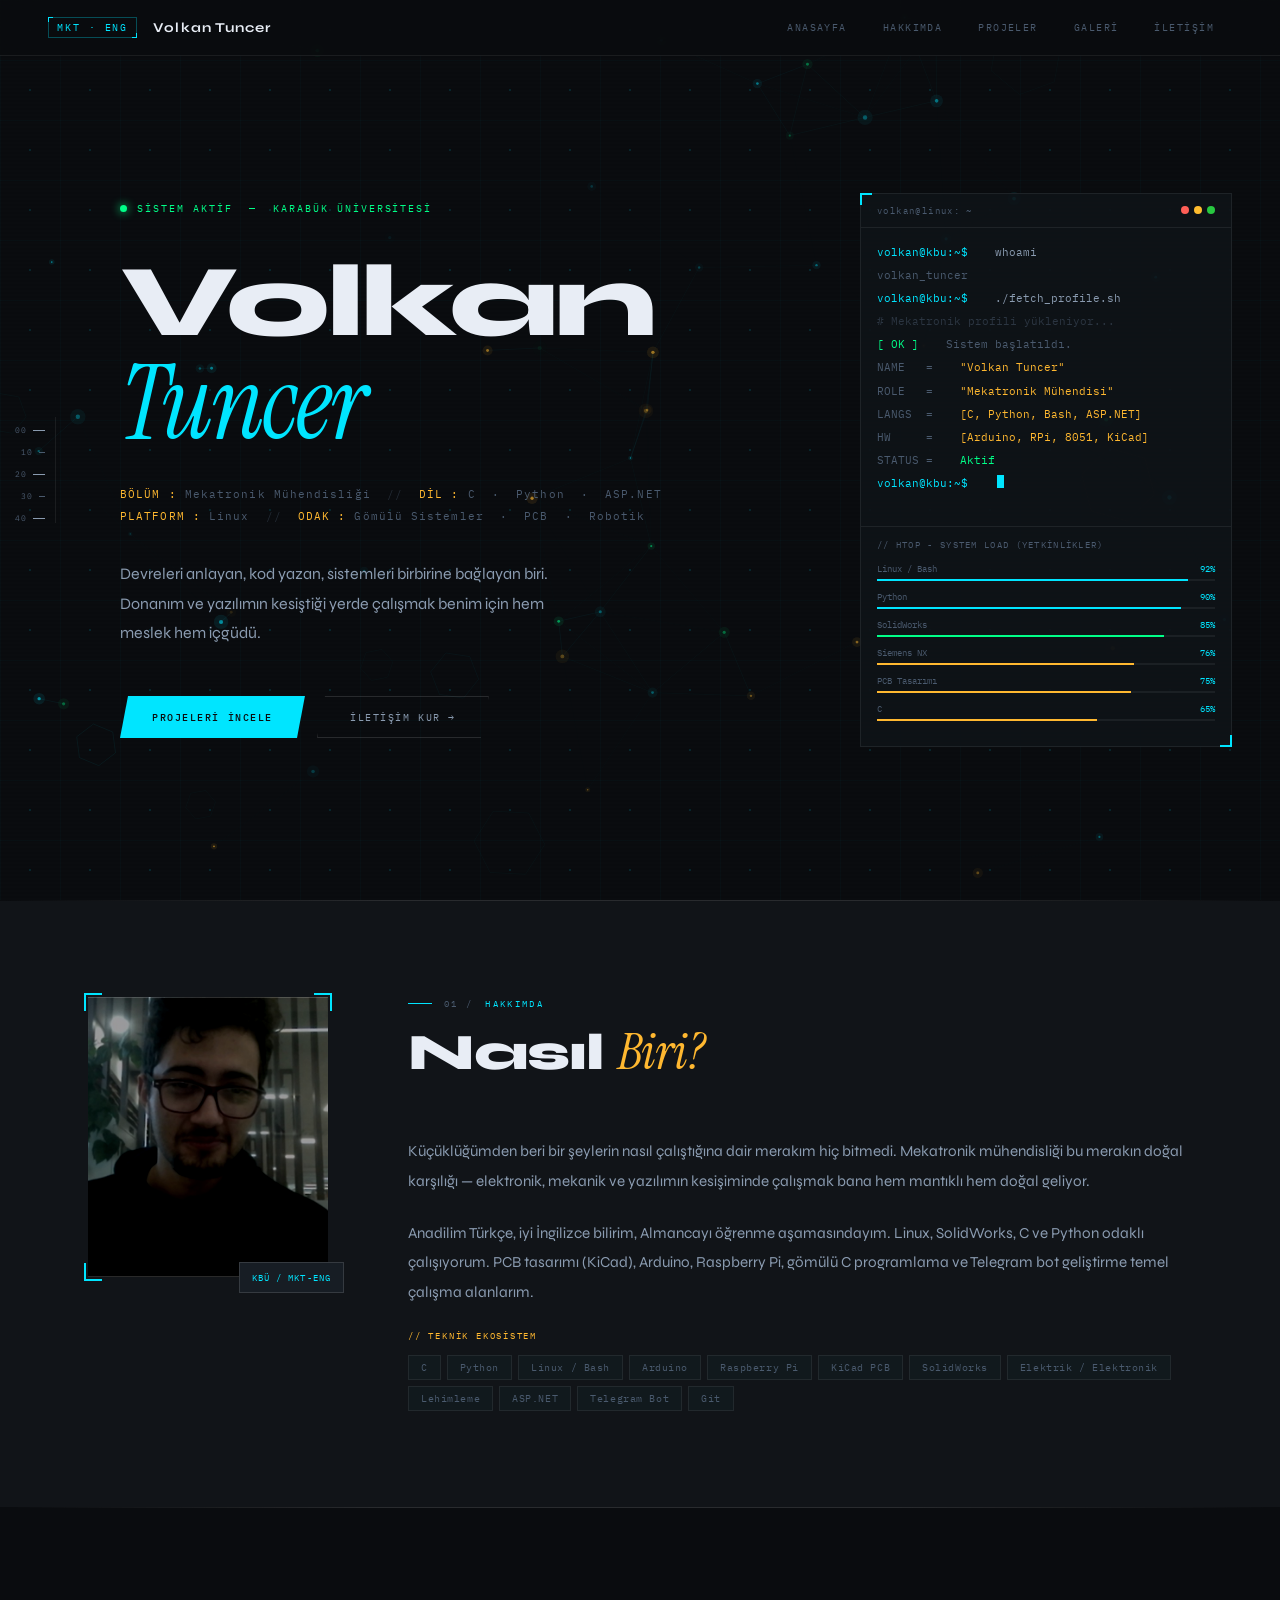
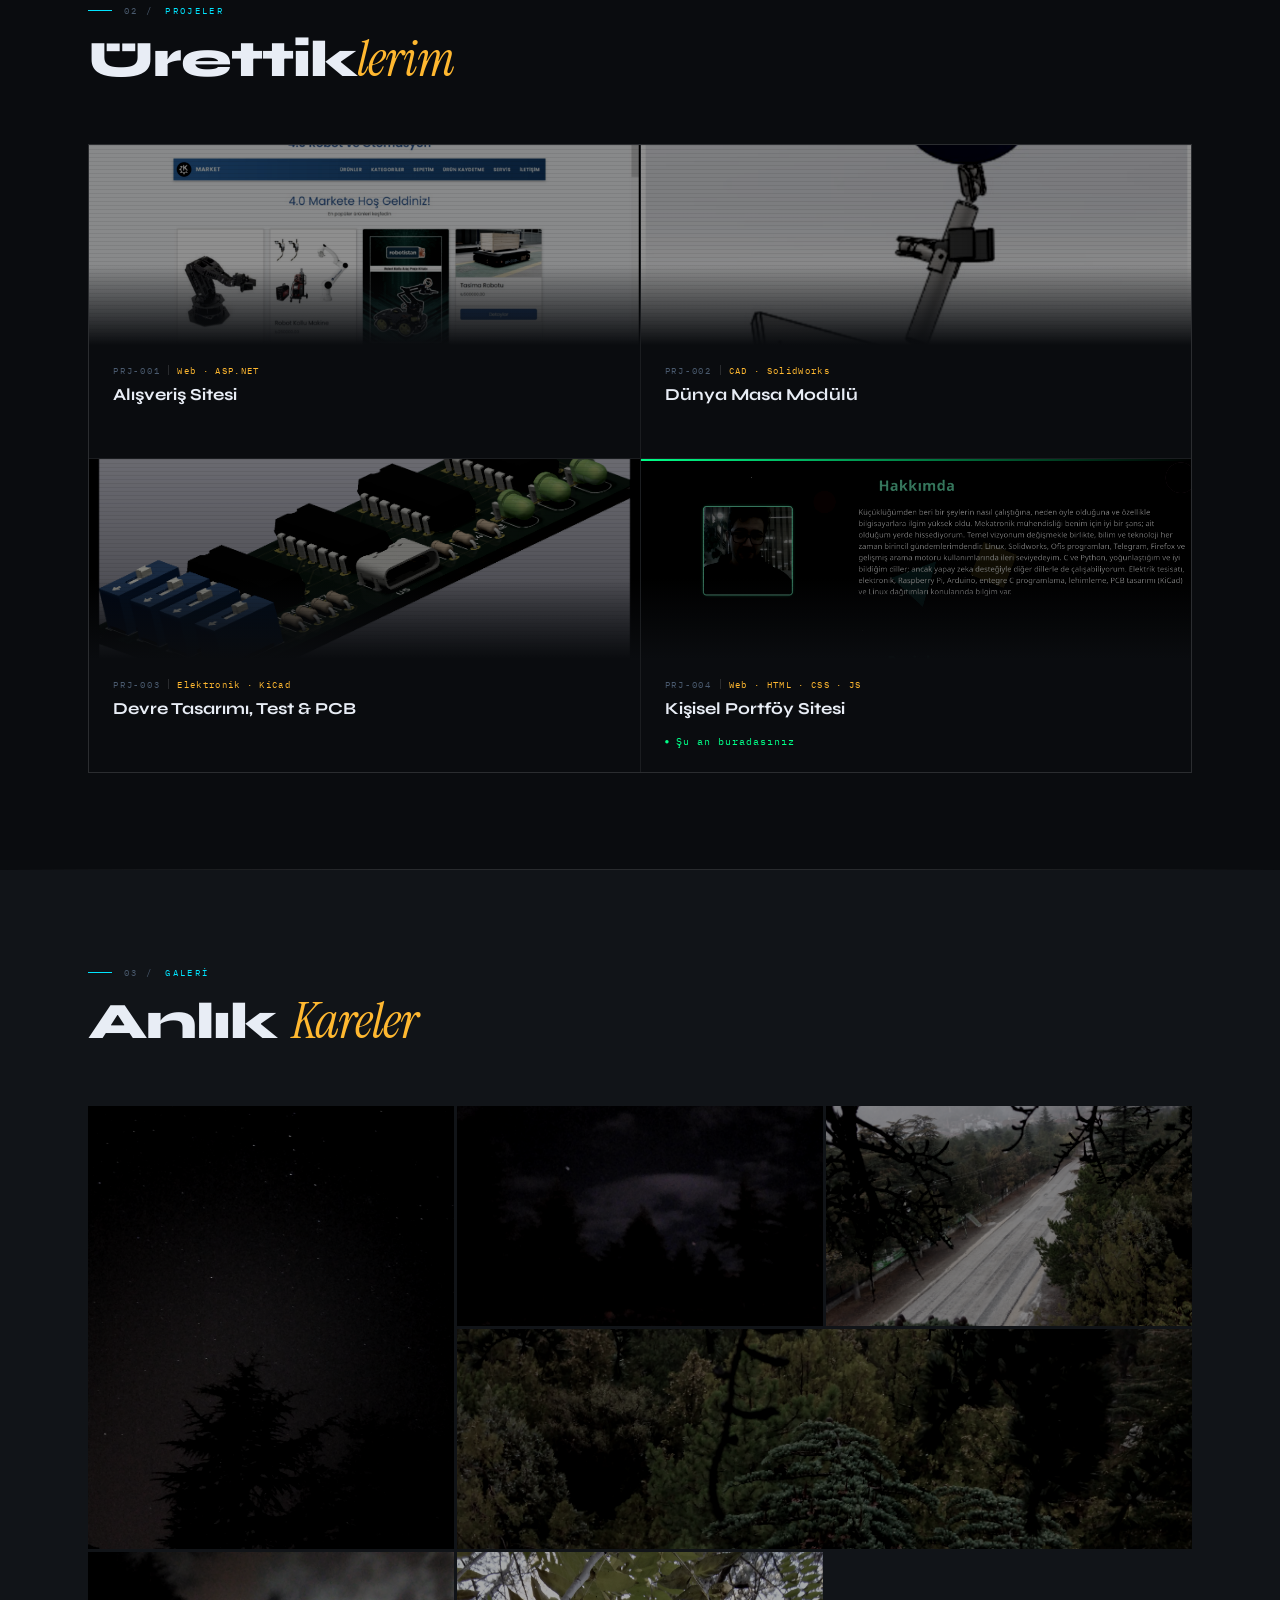
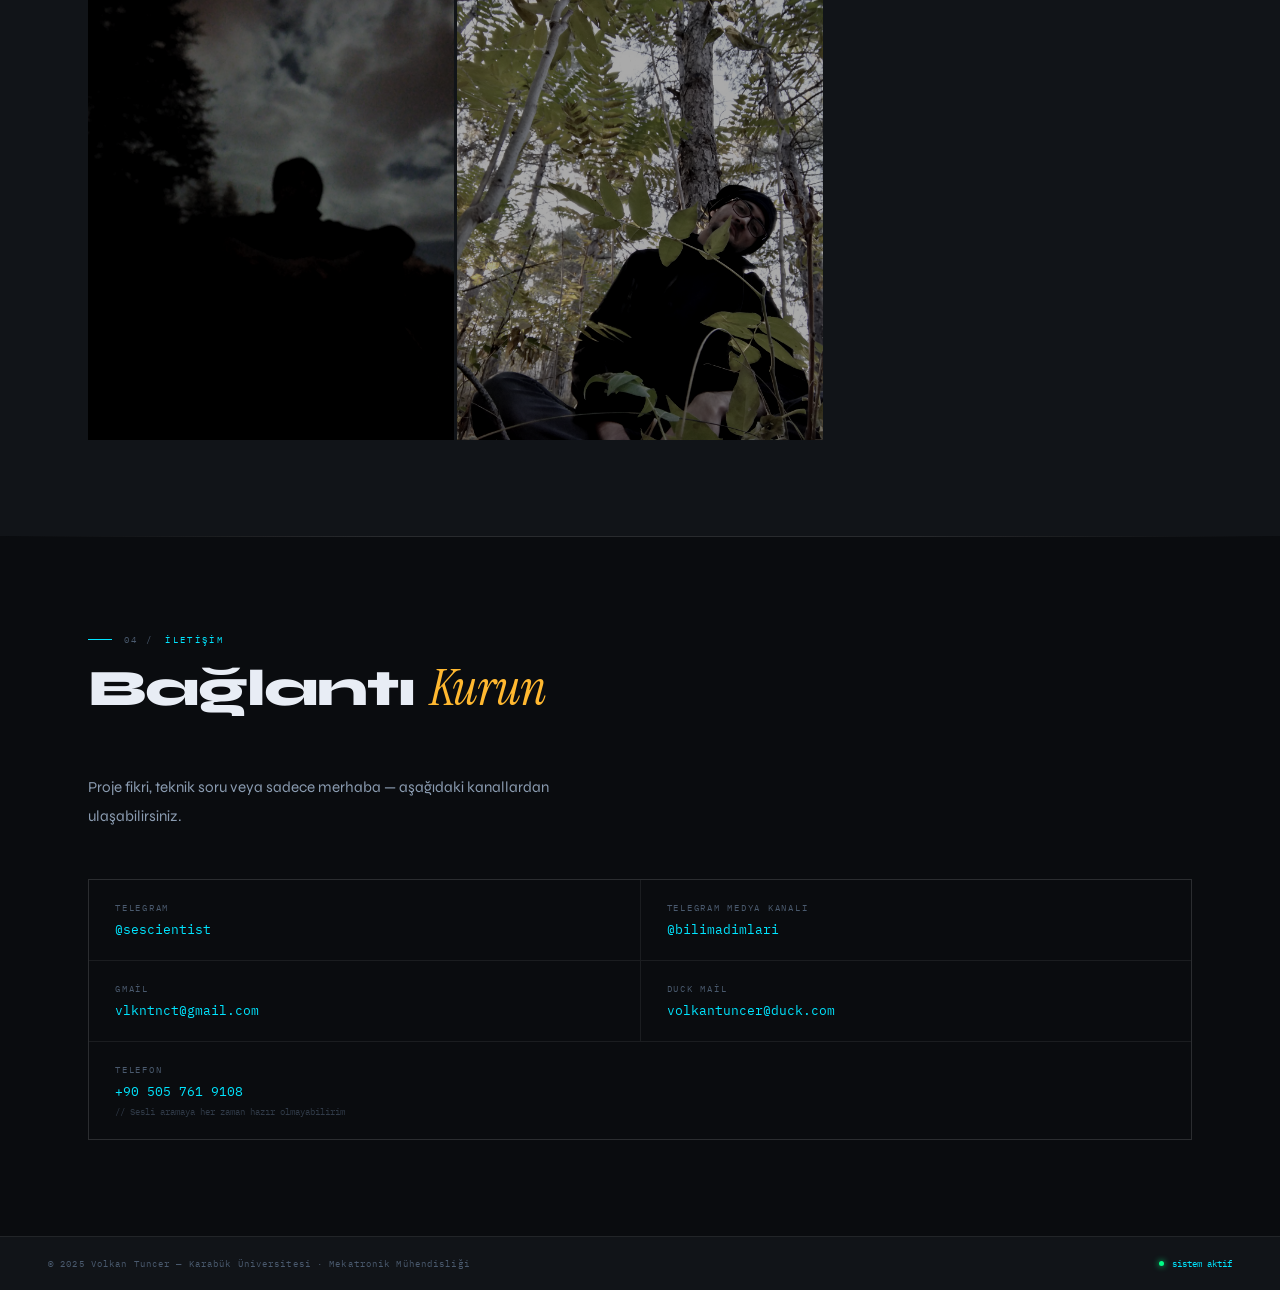
<file: harika.html>
<!DOCTYPE html>

<html lang="tr">

<head>

  <meta charset="UTF-8">

  <meta name="viewport" content="width=device-width, initial-scale=1.0">

  <title>Volkan Tuncer — Mekatronik Mühendisi</title>

  <link href="https://fonts.googleapis.com/css2?family=Syne:wght@400;500;600;700;800&family=IBM+Plex+Mono:wght@300;400;500&family=Instrument+Serif:ital@0;1&display=swap" rel="stylesheet">

  <style>

    :root {

      --ink:       #0a0c0f;

      --ink2:      #111418;

      --ink3:      #171d24;

      --surface:   #0f1318;

      --line:      rgba(255,255,255,0.07);

      --line2:     rgba(255,255,255,0.13);

      --cyan:      #00e5ff;

      --amber:     #ffb830;

      --red:       #ff4444;

      --fg:        #e8edf5;

      --fg2:       #8a9bb0;

      --fg3:       #4a5a6e;

      --mono:      'IBM Plex Mono', monospace;

      --head:      'Syne', sans-serif;

      --serif:     'Instrument Serif', serif;

    }


    *, *::before, *::after { margin: 0; padding: 0; box-sizing: border-box; }

    html { scroll-behavior: smooth; font-size: 16px; }


    body {

      background: var(--ink);

      color: var(--fg);

      font-family: var(--head);

      overflow-x: hidden;

    }


    /* ═══ CURSOR — SLEEK ═══ */

    @media (pointer: fine) { * { cursor: none !important; } }


    #cur-wrap { position: fixed; z-index: 9999; pointer-events: none; top: 0; left: 0; }


    /* Small precise dot that sits exactly on pointer */

    #cur-dot {

      position: absolute;

      width: 4px; height: 4px;

      background: var(--cyan);

      border-radius: 50%;

      transform: translate(-50%, -50%);

      transition: transform 0.12s, background 0.2s;

      box-shadow: 0 0 5px var(--cyan);

    }


    /* Outer ring — lags behind */

    #cur-ring {

      position: absolute;

      width: 22px; height: 22px;

      border: 1px solid rgba(0,229,255,0.55);

      border-radius: 50%;

      transform: translate(-50%, -50%);

      transition: width 0.3s cubic-bezier(0.34,1.56,0.64,1),

                  height 0.3s cubic-bezier(0.34,1.56,0.64,1),

                  border-color 0.25s, background 0.25s;

    }


    /* Hover state */

    #cur-wrap.hov #cur-ring {

      width: 38px; height: 38px;

      border-color: var(--amber);

      background: rgba(255,184,48,0.04);

    }

    #cur-wrap.hov #cur-dot {

      background: var(--amber);

      box-shadow: 0 0 6px var(--amber);

      transform: translate(-50%,-50%) scale(1.4);

    }


    /* Click ripple canvas — layered behind ring */

    #cur-ripple-canvas {

      position: fixed; inset: 0; z-index: 9998; pointer-events: none;

    }

    .nav-hamburger {

      display: none; flex-direction: column; gap: 5px;

      background: none; border: none; padding: 8px; cursor: pointer;

    }

    .nav-hamburger span {

      display: block; width: 22px; height: 1.5px; background: var(--fg2);

      transition: transform 0.3s, opacity 0.3s, background 0.2s;

    }

    .nav-hamburger.open span:nth-child(1) { transform: translateY(6.5px) rotate(45deg); background: var(--cyan); }

    .nav-hamburger.open span:nth-child(2) { opacity: 0; }

    .nav-hamburger.open span:nth-child(3) { transform: translateY(-6.5px) rotate(-45deg); background: var(--cyan); }


    .nav-mobile-menu {

      display: none; position: fixed; top: 56px; left: 0; right: 0; z-index: 190;

      background: rgba(10,12,15,0.97);

      backdrop-filter: blur(20px);

      border-bottom: 1px solid var(--line2);

      flex-direction: column;

      padding: 12px 0;

    }

    .nav-mobile-menu.open { display: flex; }

    .nav-mobile-menu a {

      font-family: var(--mono); font-size: 0.7rem; letter-spacing: 0.15em;

      text-transform: uppercase; color: var(--fg3); text-decoration: none;

      padding: 14px 28px; display: block;

      border-bottom: 1px solid var(--line);

      transition: color 0.2s, background 0.2s;

    }

    .nav-mobile-menu a:last-child { border-bottom: none; }

    .nav-mobile-menu a:hover { color: var(--cyan); background: rgba(0,229,255,0.04); }


    /* ═══ CANVAS BG ═══ */

    #bg-canvas {

      position: fixed; inset: 0; z-index: 0; pointer-events: none;

    }


    /* ═══ CIRCUIT GRID ═══ */

    body::before {

      content: '';

      position: fixed; inset: 0; z-index: 0;

      background-image:

        linear-gradient(rgba(0,229,255,0.025) 1px, transparent 1px),

        linear-gradient(90deg, rgba(0,229,255,0.025) 1px, transparent 1px);

      background-size: 60px 60px;

      pointer-events: none;

    }


    /* Circuit dot intersections */

    body::after {

      content: '';

      position: fixed; inset: 0; z-index: 0;

      background-image: radial-gradient(circle, rgba(0,229,255,0.12) 1px, transparent 1px);

      background-size: 60px 60px;

      pointer-events: none;

    }


    /* ═══ SCAN LINE EFFECT ═══ */

    .scanlines {

      position: fixed; inset: 0; z-index: 0;

      background: repeating-linear-gradient(

        0deg,

        transparent,

        transparent 2px,

        rgba(0,0,0,0.04) 2px,

        rgba(0,0,0,0.04) 4px

      );

      pointer-events: none;

    }


    /* ═══ NAV ═══ */

    nav {

      position: fixed; top: 0; left: 0; right: 0; z-index: 200;

      display: flex; justify-content: space-between; align-items: center;

      padding: 0 48px; height: 56px;

      background: rgba(10,12,15,0.85);

      backdrop-filter: blur(20px) saturate(1.4);

      border-bottom: 1px solid var(--line);

    }


    .nav-id {

      display: flex; align-items: center; gap: 16px;

    }

    .nav-chip {

      font-family: var(--mono); font-size: 0.6rem; letter-spacing: 0.2em;

      padding: 3px 8px;

      color: var(--cyan);

      border: 1px solid rgba(0,229,255,0.3);

      position: relative;

    }

    .nav-chip::before, .nav-chip::after {

      content: ''; position: absolute;

      width: 5px; height: 5px;

    }

    .nav-chip::before { top: -1px; left: -1px; border-top: 1px solid var(--cyan); border-left: 1px solid var(--cyan); }

    .nav-chip::after  { bottom: -1px; right: -1px; border-bottom: 1px solid var(--cyan); border-right: 1px solid var(--cyan); }


    .nav-name {

      font-family: var(--head); font-size: 0.85rem; font-weight: 700;

      letter-spacing: 0.08em; color: var(--fg);

    }


    nav ul { list-style: none; display: flex; gap: 0; }

    nav ul a {

      font-family: var(--mono); font-size: 0.6rem; letter-spacing: 0.15em;

      text-transform: uppercase; color: var(--fg3); text-decoration: none;

      padding: 8px 18px; display: block;

      transition: color 0.2s, background 0.2s;

    }

    nav ul a:hover { color: var(--cyan); background: rgba(0,229,255,0.04); }


    /* ═══ PAGE WRAP ═══ */

    .page { position: relative; z-index: 1; }


    /* ═══ HERO ═══ */

    #home {

      min-height: 100vh;

      padding: 120px 0 80px;

      display: grid;

      grid-template-columns: 56px 1fr 420px;

      gap: 0;

      max-width: 1400px;

      margin: 0 auto;

      align-items: center;

    }


    /* Left ruler */

    .hero-ruler {

      display: flex; flex-direction: column; align-items: center;

      padding-top: 8px; gap: 0;

      border-right: 1px solid var(--line);

    }

    .ruler-tick {

      width: 100%; display: flex; align-items: center; justify-content: flex-end;

      padding-right: 10px; gap: 6px;

    }

    .ruler-tick span {

      font-family: var(--mono); font-size: 0.5rem; color: var(--fg3);

      letter-spacing: 0.1em;

    }

    .ruler-tick::after { content: ''; width: 6px; height: 1px; background: var(--fg3); }

    .ruler-tick.big::after { width: 12px; background: var(--fg2); }


    /* Center content */

    .hero-center {

      padding: 0 64px;

    }


    .hero-status {

      display: flex; align-items: center; gap: 10px;

      margin-bottom: 36px;

      opacity: 0; animation: rise 0.8s 0.1s forwards;

    }

    .blink-dot {

      width: 7px; height: 7px; border-radius: 50%;

      background: #00ff88;

      box-shadow: 0 0 10px #00ff88;

      animation: blink 1.8s ease-in-out infinite;

    }

    @keyframes blink { 0%,100%{opacity:1} 50%{opacity:0.2} }

    .hero-status-text {

      font-family: var(--mono); font-size: 0.62rem; color: #00ff88; letter-spacing: 0.2em;

    }


    .hero-heading {

      opacity: 0; animation: rise 0.9s 0.2s forwards;

      line-height: 1;

      margin-bottom: 4px;

    }

    .hero-h-first {

      font-family: var(--head); font-size: clamp(3.5rem, 8vw, 7rem);

      font-weight: 800; letter-spacing: -0.03em;

      color: var(--fg);

      display: block;

    }

    .hero-h-last {

      font-family: var(--serif); font-style: italic;

      font-size: clamp(3.5rem, 8vw, 7rem);

      color: var(--cyan);

      display: block;

      letter-spacing: -0.02em;

    }


    .hero-spec {

      font-family: var(--mono); font-size: 0.68rem; color: var(--fg3);

      letter-spacing: 0.1em; line-height: 2;

      margin: 28px 0 32px;

      opacity: 0; animation: rise 0.8s 0.35s forwards;

    }

    .hero-spec .hl { color: var(--amber); }

    .hero-spec .sep { color: var(--fg3); margin: 0 8px; opacity: 0.4; }


    .hero-desc {

      font-size: 1rem; color: var(--fg2); line-height: 1.85;

      max-width: 440px; margin-bottom: 48px;

      font-family: var(--head); font-weight: 400;

      opacity: 0; animation: rise 0.8s 0.48s forwards;

    }


    .hero-btns {

      display: flex; gap: 12px;

      opacity: 0; animation: rise 0.8s 0.6s forwards;

    }


    .btn {

      font-family: var(--mono); font-size: 0.65rem; letter-spacing: 0.15em;

      text-transform: uppercase; text-decoration: none;

      padding: 13px 32px; display: inline-flex; align-items: center; gap: 8px;

      transition: all 0.22s; position: relative; border: none; cursor: pointer;

      clip-path: polygon(8px 0%, 100% 0%, calc(100% - 8px) 100%, 0% 100%);

    }

    .btn-primary {

      background: var(--cyan); color: var(--ink);

      font-weight: 500;

    }

    .btn-primary:hover { background: #40eeff; transform: translateY(-2px); }

    .btn-ghost {

      background: transparent; color: var(--fg2);

      border: 1px solid var(--line2);

      clip-path: polygon(8px 0%, 100% 0%, calc(100% - 8px) 100%, 0% 100%);

    }

    .btn-ghost:hover { border-color: rgba(0,229,255,0.4); color: var(--cyan); }


    /* Right terminal panel */

    .hero-terminal {

      border: 1px solid var(--line);

      background: rgba(15,19,24,0.9);

      position: relative;

      opacity: 0; animation: rise 1.1s 0.5s forwards;

      margin-right: 48px;

    }

    .hero-terminal::before {

      content: ''; position: absolute; top: -1px; left: -1px;

      width: 12px; height: 12px;

      border-top: 2px solid var(--cyan); border-left: 2px solid var(--cyan);

    }

    .hero-terminal::after {

      content: ''; position: absolute; bottom: -1px; right: -1px;

      width: 12px; height: 12px;

      border-bottom: 2px solid var(--cyan); border-right: 2px solid var(--cyan);

    }


    .term-bar {

      padding: 10px 16px; border-bottom: 1px solid var(--line);

      display: flex; align-items: center; justify-content: space-between;

    }

    .term-title { font-family: var(--mono); font-size: 0.58rem; color: var(--fg3); letter-spacing: 0.15em; }

    .term-circles { display: flex; gap: 5px; }

    .term-circles span { width: 8px; height: 8px; border-radius: 50%; }

    .tc-r { background: #ff5f57; }

    .tc-y { background: #febc2e; }

    .tc-g { background: #28c840; }


    .term-body { padding: 16px; font-family: var(--mono); font-size: 0.67rem; }


    .tl { display: flex; gap: 10px; margin-bottom: 6px; line-height: 1.6; }

    .tl-prompt { color: var(--cyan); flex-shrink: 0; }

    .tl-cmd { color: var(--fg2); }

    .tl-out { color: var(--fg3); }

    .tl-val { color: var(--amber); }

    .tl-ok { color: #00ff88; }

    .tl-err { color: var(--red); }

    .tl-comment { color: var(--fg3); opacity: 0.5; }

    .cursor-blink {

      display: inline-block; width: 7px; height: 13px;

      background: var(--cyan); margin-left: 2px; vertical-align: text-bottom;

      animation: cblink 1s step-start infinite;

    }

    @keyframes cblink { 0%,100%{opacity:1} 50%{opacity:0} }


    .term-divider { height: 1px; background: var(--line); margin: 12px 0; }


    .term-bars { padding: 0 16px 16px; }

    .tb-title { font-family: var(--mono); font-size: 0.54rem; color: var(--fg3); letter-spacing: 0.15em; text-transform: uppercase; margin-bottom: 12px; }

    .tb-row { margin-bottom: 9px; }

    .tb-head { display: flex; justify-content: space-between; font-family: var(--mono); font-size: 0.58rem; margin-bottom: 4px; }

    .tb-name { color: var(--fg3); }

    .tb-pct { color: var(--cyan); }

    .tb-track { height: 2px; background: rgba(255,255,255,0.06); position: relative; overflow: hidden; }

    .tb-fill { height: 100%; animation: grow 1.6s ease-out forwards; width: 0; }

    .tb-fill.c { background: var(--cyan); }

    .tb-fill.a { background: var(--amber); }

    .tb-fill.g { background: #00ff88; }

    @keyframes grow { to { width: var(--w); } }


    @keyframes rise { from { opacity:0; transform: translateY(20px); } to { opacity:1; transform: translateY(0); } }


    /* ═══ SECTION BASE ═══ */

    .section { position: relative; z-index: 1; }

    .section-inner { max-width: 1200px; margin: 0 auto; padding: 96px 48px; }


    .s-label {

      font-family: var(--mono); font-size: 0.58rem; color: var(--cyan);

      letter-spacing: 0.25em; text-transform: uppercase;

      display: flex; align-items: center; gap: 12px;

      margin-bottom: 14px;

    }

    .s-label::before { content: ''; width: 24px; height: 1px; background: var(--cyan); }

    .s-num { color: var(--fg3); }


    .s-title {

      font-family: var(--head); font-size: clamp(2rem, 4vw, 3.2rem);

      font-weight: 800; letter-spacing: -0.02em;

      margin-bottom: 56px; line-height: 1.1;

    }

    .s-title em { font-family: var(--serif); font-style: italic; font-weight: 400; color: var(--amber); }


    /* ═══ DIVIDER ═══ */

    .s-divider {

      height: 1px;

      background: linear-gradient(90deg, transparent, var(--line2) 30%, var(--line2) 70%, transparent);

    }


    /* ═══ ABOUT ═══ */

    #about { background: var(--ink2); }


    .about-layout {

      display: grid; grid-template-columns: 240px 1fr; gap: 80px; align-items: start;

    }


    .about-portrait {

      position: relative;

    }

    .portrait-frame {

      position: relative; width: 240px; height: 280px;

    }

    .portrait-corner {

      position: absolute; width: 18px; height: 18px; border-color: var(--cyan); border-style: solid;

    }

    .portrait-corner.tl { top: -4px; left: -4px; border-width: 2px 0 0 2px; }

    .portrait-corner.tr { top: -4px; right: -4px; border-width: 2px 2px 0 0; }

    .portrait-corner.bl { bottom: -4px; left: -4px; border-width: 0 0 2px 2px; }

    .portrait-corner.br { bottom: -4px; right: -4px; border-width: 0 2px 2px 0; }

    .portrait-frame img {

      width: 100%; height: 100%; object-fit: cover; display: block;

      filter: grayscale(20%) contrast(1.08) brightness(0.88) saturate(0.85);

      transition: filter 0.4s, transform 0.4s;

    }

    .portrait-frame:hover img {

      filter: grayscale(0%) contrast(1.05) brightness(0.95) saturate(1.1);

      transform: translate(-3px, -3px);

    }

    .portrait-badge {

      position: absolute; bottom: -16px; right: -16px;

      background: var(--ink3); border: 1px solid var(--line2);

      padding: 8px 12px;

      font-family: var(--mono); font-size: 0.58rem; color: var(--cyan); letter-spacing: 0.12em;

    }


    .about-text p {

      font-size: 0.95rem; color: var(--fg2); line-height: 1.95;

      margin-bottom: 22px; font-family: var(--head); font-weight: 400;

    }


    .tech-label {

      font-family: var(--mono); font-size: 0.56rem; color: var(--amber);

      letter-spacing: 0.2em; text-transform: uppercase; margin-bottom: 14px;

    }

    .tags { display: flex; flex-wrap: wrap; gap: 6px; }

    .tag {

      font-family: var(--mono); font-size: 0.6rem; color: var(--fg3);

      border: 1px solid var(--line); padding: 5px 12px;

      background: rgba(0,229,255,0.02);

      letter-spacing: 0.06em;

      transition: all 0.2s; cursor: default;

    }

    .tag:hover { color: var(--cyan); border-color: rgba(0,229,255,0.35); background: rgba(0,229,255,0.05); }


    /* ═══ PROJECTS ═══ */

    #projects { background: var(--ink); }


    .proj-grid {

      display: grid; grid-template-columns: repeat(2, 1fr); gap: 1px;

      background: var(--line); border: 1px solid var(--line);

    }


    .proj-card {

      background: var(--ink); text-decoration: none;

      display: block; position: relative; overflow: hidden;

      transition: background 0.25s;

    }

    .proj-card:hover { background: var(--ink3); }


    .proj-img-wrap { position: relative; overflow: hidden; height: 200px; }

    .proj-img {

      width: 100%; height: 100%; object-fit: cover; display: block;

      filter: grayscale(60%) brightness(0.55) contrast(1.15);

      transition: filter 0.5s, transform 0.6s;

    }

    .proj-card:hover .proj-img {

      filter: grayscale(10%) brightness(0.75) contrast(1.1);

      transform: scale(1.04);

    }

    .proj-img-wrap::before {

      content: ''; position: absolute; inset: 0; z-index: 2;

      background: repeating-linear-gradient(

        0deg, transparent, transparent 3px, rgba(0,0,0,0.07) 3px, rgba(0,0,0,0.07) 4px

      );

      pointer-events: none;

    }

    .proj-img-wrap::after {

      content: ''; position: absolute; left: 0; right: 0; bottom: 0; height: 80px; z-index: 3;

      background: linear-gradient(to top, var(--ink), transparent);

    }


    .proj-top-line {

      position: absolute; top: 0; left: 0; right: 0; height: 2px;

      background: linear-gradient(90deg, var(--cyan), transparent);

      transform: scaleX(0); transform-origin: left; z-index: 4;

      transition: transform 0.4s;

    }

    .proj-card:hover .proj-top-line { transform: scaleX(1); }


    .proj-body { padding: 20px 24px 24px; }

    .proj-meta {

      display: flex; align-items: center; gap: 8px; margin-bottom: 8px;

    }

    .proj-idx { font-family: var(--mono); font-size: 0.55rem; color: var(--fg3); letter-spacing: 0.2em; }

    .proj-sep { width: 1px; height: 10px; background: var(--line2); }

    .proj-cat { font-family: var(--mono); font-size: 0.55rem; color: var(--amber); letter-spacing: 0.15em; }

    .proj-name { font-size: 1.05rem; font-weight: 700; color: var(--fg); margin-bottom: 16px; }

    .proj-cta {

      font-family: var(--mono); font-size: 0.6rem; color: var(--cyan); letter-spacing: 0.1em;

      display: flex; align-items: center; gap: 6px;

      opacity: 0; transform: translateX(-6px);

      transition: all 0.3s;

    }

    .proj-cta::before { content: ''; width: 12px; height: 1px; background: var(--cyan); }

    .proj-card:hover .proj-cta { opacity: 1; transform: translateX(0); }

    .proj-here {

      font-family: var(--mono); font-size: 0.6rem; color: #00ff88; letter-spacing: 0.1em;

      display: flex; align-items: center; gap: 6px;

    }

    .proj-here::before { content: '●'; font-size: 0.5rem; }


    /* ═══ GALLERY ═══ */

    #gallery { background: var(--ink2); }


    .gal-grid {

      display: grid;

      grid-template-columns: repeat(3, 1fr);

      grid-template-rows: 220px 220px;

      gap: 3px;

    }

    .gi:nth-child(1) { grid-row: span 2; }

    .gi:nth-child(4) { grid-column: span 2; }


    .gi { overflow: hidden; position: relative; background: var(--ink3); }

    .gi a { display: block; width: 100%; height: 100%; }

    .gi img {

      width: 100%; height: 100%; object-fit: cover; display: block;

      filter: grayscale(40%) brightness(0.65) contrast(1.1) saturate(0.8);

      transition: filter 0.45s, transform 0.5s;

    }

    .gi:hover img { filter: grayscale(0%) brightness(0.88) contrast(1.05) saturate(1.1); transform: scale(1.06); }

    .gi-label {

      position: absolute; bottom: 12px; left: 14px;

      font-family: var(--mono); font-size: 0.55rem; color: var(--cyan);

      letter-spacing: 0.15em; text-transform: uppercase;

      opacity: 0; transform: translateY(4px);

      transition: opacity 0.3s, transform 0.3s;

      background: rgba(10,12,15,0.7); padding: 3px 8px;

    }

    .gi:hover .gi-label { opacity: 1; transform: translateY(0); }


    /* ═══ CONTACT ═══ */

    #contact { background: var(--ink); }


    .contact-lead {

      font-size: 0.95rem; color: var(--fg2); line-height: 1.9;

      max-width: 500px; margin-bottom: 48px; font-family: var(--head); font-weight: 400;

    }


    .contact-grid { display: grid; grid-template-columns: repeat(2, 1fr); gap: 1px; background: var(--line); border: 1px solid var(--line); }


    .c-card {

      background: var(--ink); padding: 22px 26px;

      position: relative; overflow: hidden;

      transition: background 0.25s;

    }

    .c-card:hover { background: var(--ink3); }

    .c-card::before {

      content: ''; position: absolute; top: 0; left: 0; width: 2px; height: 100%;

      background: var(--cyan); transform: scaleY(0); transform-origin: top;

      transition: transform 0.35s;

    }

    .c-card:hover::before { transform: scaleY(1); }

    .c-type { font-family: var(--mono); font-size: 0.55rem; color: var(--fg3); letter-spacing: 0.2em; text-transform: uppercase; margin-bottom: 8px; }

    .c-val {

      font-family: var(--mono); font-size: 0.82rem; color: var(--cyan);

      text-decoration: none; display: block; word-break: break-all;

      transition: color 0.2s;

    }

    .c-val:hover { color: var(--fg); }

    .c-note { font-family: var(--mono); font-size: 0.56rem; color: var(--fg3); margin-top: 6px; opacity: 0.6; }

    .c-card.full { grid-column: span 2; }


    /* ═══ FOOTER ═══ */

    footer {

      position: relative; z-index: 1;

      display: flex; justify-content: space-between; align-items: center;

      padding: 20px 48px;

      border-top: 1px solid var(--line);

      background: var(--ink2);

    }

    .foot-l { font-family: var(--mono); font-size: 0.58rem; color: var(--fg3); letter-spacing: 0.12em; }

    .foot-r { display: flex; align-items: center; gap: 8px; font-family: var(--mono); font-size: 0.58rem; color: var(--cyan); }

    .foot-dot { width: 5px; height: 5px; border-radius: 50%; background: #00ff88; box-shadow: 0 0 6px #00ff88; animation: blink 2s infinite; }


    /* ═══ REVEAL ═══ */

    .reveal { opacity: 0; transform: translateY(20px); transition: opacity 0.65s ease, transform 0.65s ease; }

    .reveal.vis { opacity: 1; transform: translateY(0); }

    .d1 { transition-delay: 0.1s } .d2 { transition-delay: 0.2s }

    .d3 { transition-delay: 0.3s } .d4 { transition-delay: 0.4s }


    /* ═══ RESPONSIVE ═══ */

    @media (max-width: 1100px) {

      #home { grid-template-columns: 0 1fr; }

      .hero-ruler { display: none; }

      .hero-terminal { margin: 0 48px; }

    }

    @media (max-width: 900px) {

      #home { grid-template-columns: 1fr; padding: 100px 24px 64px; }

      .hero-center { padding: 0; }

      .hero-terminal { display: none; }

      nav { padding: 0 20px; }

      nav > ul { display: none; }

      .nav-hamburger { display: flex; }

      .section-inner { padding: 64px 20px; }

      .about-layout { grid-template-columns: 1fr; gap: 36px; }

      .portrait-frame { max-width: 180px; height: 210px; }

      .proj-grid { grid-template-columns: 1fr; }

      .gal-grid { grid-template-columns: repeat(2, 1fr); grid-template-rows: auto; }

      .gi:nth-child(1) { grid-row: span 1; }

      .gi:nth-child(4) { grid-column: span 1; }

      .gal-grid .gi { height: 180px; }

      .contact-grid { grid-template-columns: 1fr; }

      .c-card.full { grid-column: span 1; }

      footer { flex-direction: column; gap: 10px; padding: 18px 20px; text-align: center; }

      .hero-spec { font-size: 0.62rem; }

      .hero-spec .sep { display: none; }

      .hero-spec br { display: block; }

    }

    @media (max-width: 540px) {

      .hero-h-first, .hero-h-last { font-size: clamp(2.8rem, 14vw, 4rem); }

      .hero-btns { flex-direction: column; }

      .btn { justify-content: center; clip-path: none; }

      .gal-grid { grid-template-columns: 1fr; }

      .gal-grid .gi { height: 200px; }

      .s-title { font-size: clamp(1.6rem, 7vw, 2.4rem); }

      nav { height: 52px; }

      .nav-chip { display: none; }

      .tags { gap: 5px; }

      .tag { font-size: 0.58rem; padding: 4px 10px; }

    }

  </style>

</head>

<body>


  <!-- BG CANVAS -->

  <canvas id="bg-canvas"></canvas>

  <div class="scanlines"></div>


  <!-- CURSOR -->

  <canvas id="cur-ripple-canvas"></canvas>

  <div id="cur-wrap">

    <div id="cur-ring"></div>

    <div id="cur-dot"></div>

  </div>


  <!-- NAV -->

  <nav>

    <div class="nav-id">

      <div class="nav-chip">MKT · ENG</div>

      <div class="nav-name">Volkan Tuncer</div>

    </div>

    <ul>

      <li><a href="#home">Anasayfa</a></li>

      <li><a href="#about">Hakkımda</a></li>

      <li><a href="#projects">Projeler</a></li>

      <li><a href="#gallery">Galeri</a></li>

      <li><a href="#contact">İletişim</a></li>

    </ul>

    <button class="nav-hamburger" id="hamburger" aria-label="Menü">

      <span></span><span></span><span></span>

    </button>

  </nav>


  <!-- MOBILE MENU -->

  <div class="nav-mobile-menu" id="mobile-menu">

    <a href="#home"     onclick="closeMobileMenu()">Anasayfa</a>

    <a href="#about"    onclick="closeMobileMenu()">Hakkımda</a>

    <a href="#projects" onclick="closeMobileMenu()">Projeler</a>

    <a href="#gallery"  onclick="closeMobileMenu()">Galeri</a>

    <a href="#contact"  onclick="closeMobileMenu()">İletişim</a>

  </div>


  <div class="page">


    <!-- HERO -->

    <section id="home">

      <!-- Ruler -->

      <div class="hero-ruler">

        <div class="ruler-tick big" style="margin-top:0"><span>00</span></div>

        <div style="flex:1; width:1px; background:var(--line); margin: 6px auto;"></div>

        <div class="ruler-tick"><span>10</span></div>

        <div style="flex:1; width:1px; background:var(--line); margin: 6px auto;"></div>

        <div class="ruler-tick big"><span>20</span></div>

        <div style="flex:1; width:1px; background:var(--line); margin: 6px auto;"></div>

        <div class="ruler-tick"><span>30</span></div>

        <div style="flex:1; width:1px; background:var(--line); margin: 6px auto;"></div>

        <div class="ruler-tick big"><span>40</span></div>

      </div>


      <!-- Main content -->

      <div class="hero-center">

        <div class="hero-status">

          <span class="blink-dot"></span>

          <span class="hero-status-text">SİSTEM AKTİF &nbsp;—&nbsp; KARABÜK ÜNİVERSİTESİ</span>

        </div>


        <div class="hero-heading">

          <span class="hero-h-first">Volkan</span>

          <span class="hero-h-last">Tuncer</span>

        </div>


        <div class="hero-spec">

          <span class="hl">BÖLÜM :</span> Mekatronik Mühendisliği

          <span class="sep">//</span>

          <span class="hl">DİL :</span> C &nbsp;·&nbsp; Python &nbsp;·&nbsp; ASP.NET

          <br>

          <span class="hl">PLATFORM :</span> Linux

          <span class="sep">//</span>

          <span class="hl">ODAK :</span> Gömülü Sistemler &nbsp;·&nbsp; PCB &nbsp;·&nbsp; Robotik

        </div>


        <p class="hero-desc">

          Devreleri anlayan, kod yazan, sistemleri birbirine bağlayan biri. Donanım ve yazılımın kesiştiği yerde çalışmak benim için hem meslek hem içgüdü.

        </p>


        <div class="hero-btns">

          <a href="#projects" class="btn btn-primary">Projeleri İncele</a>

          <a href="#contact" class="btn btn-ghost">İletişim Kur &rarr;</a>

        </div>

      </div>


      <!-- Terminal panel -->

 <div class="hero-terminal">

        <div class="term-bar">

          <span class="term-title">volkan@linux: ~</span>

          <div class="term-circles">

            <span class="tc-r"></span><span class="tc-y"></span><span class="tc-g"></span>

          </div>

        </div>

        <div class="term-body">

          <div class="tl"><span class="tl-prompt">volkan@kbu:~$</span>&nbsp;<span class="tl-cmd">whoami</span></div>

          <div class="tl"><span class="tl-out">volkan_tuncer</span></div>

          <div class="tl"><span class="tl-prompt">volkan@kbu:~$</span>&nbsp;<span class="tl-cmd">./fetch_profile.sh</span></div>

          <div class="tl"><span class="tl-comment"># Mekatronik profili yükleniyor...</span></div>

          <div class="tl"><span class="tl-ok">[ OK ]</span>&nbsp;<span class="tl-out">Sistem başlatıldı.</span></div>

          <div class="tl"><span class="tl-out">NAME&nbsp;&nbsp;&nbsp;=</span>&nbsp;<span class="tl-val">"Volkan Tuncer"</span></div>

          <div class="tl"><span class="tl-out">ROLE&nbsp;&nbsp;&nbsp;=</span>&nbsp;<span class="tl-val">"Mekatronik Mühendisi"</span></div>

          <div class="tl"><span class="tl-out">LANGS&nbsp;&nbsp;=</span>&nbsp;<span class="tl-val">[C, Python, Bash, ASP.NET]</span></div>

          <div class="tl"><span class="tl-out">HW&nbsp;&nbsp;&nbsp;&nbsp;&nbsp;=</span>&nbsp;<span class="tl-val">[Arduino, RPi, 8051, KiCad]</span></div>

          <div class="tl"><span class="tl-out">STATUS&nbsp;=</span>&nbsp;<span class="tl-ok">Aktif</span></div>

          <div class="tl"><span class="tl-prompt">volkan@kbu:~$</span>&nbsp;<span class="tl-cmd cursor-blink"></span></div>

        </div>

        <div class="term-divider"></div>

<div class="term-bars">

          <div class="tb-title">// htop - SYSTEM LOAD (YETKİNLİKLER)</div>

          <div class="tb-row">

            <div class="tb-head"><span class="tb-name">Linux / Bash</span><span class="tb-pct">92%</span></div>

            <div class="tb-track"><div class="tb-fill c" style="--w:92%"></div></div>

          </div>

          <div class="tb-row">

            <div class="tb-head"><span class="tb-name">Python</span><span class="tb-pct">90%</span></div>

            <div class="tb-track"><div class="tb-fill c" style="--w:90%"></div></div>

          </div>

          <div class="tb-row">

            <div class="tb-head"><span class="tb-name">SolidWorks</span><span class="tb-pct">85%</span></div>

            <div class="tb-track"><div class="tb-fill g" style="--w:85%"></div></div>

          </div>

          <div class="tb-row">

            <div class="tb-head"><span class="tb-name">Siemens NX</span><span class="tb-pct">76%</span></div>

            <div class="tb-track"><div class="tb-fill a" style="--w:76%"></div></div>

          </div>

          <div class="tb-row">

            <div class="tb-head"><span class="tb-name">PCB Tasarımı</span><span class="tb-pct">75%</span></div>

            <div class="tb-track"><div class="tb-fill a" style="--w:75%"></div></div>

          </div>

          <div class="tb-row">

            <div class="tb-head"><span class="tb-name">C </span><span class="tb-pct">65%</span></div>

            <div class="tb-track"><div class="tb-fill a" style="--w:65%"></div></div>

          </div>

        </div>

    </section>


    <div class="s-divider"></div>


    <!-- ABOUT -->

    <section id="about" class="section">

      <div class="section-inner">

        <div class="about-layout">

          <div class="about-portrait reveal">

            <div class="portrait-frame">

              <div class="portrait-corner tl"></div>

              <div class="portrait-corner tr"></div>

              <div class="portrait-corner bl"></div>

              <div class="portrait-corner br"></div>

              <img src="regular-me.png" alt="Volkan Tuncer">

            </div>

            <div class="portrait-badge">KBÜ / MKT-ENG</div>

          </div>

          <div class="about-text">

            <div class="s-label reveal"><span class="s-num">01 /</span> Hakkımda</div>

            <h2 class="s-title reveal d1">Nasıl <em>Biri?</em></h2>

            <p class="reveal d2">Küçüklüğümden beri bir şeylerin nasıl çalıştığına dair merakım hiç bitmedi. Mekatronik mühendisliği bu merakın doğal karşılığı — elektronik, mekanik ve yazılımın kesişiminde çalışmak bana hem mantıklı hem doğal geliyor.</p>

            <p class="reveal d3">Anadilim Türkçe, iyi İngilizce bilirim, Almancayı öğrenme aşamasındayım. Linux, SolidWorks, C ve Python odaklı çalışıyorum. PCB tasarımı (KiCad), Arduino, Raspberry Pi, gömülü C programlama ve Telegram bot geliştirme temel çalışma alanlarım.</p>

            <div class="reveal d4">

              <div class="tech-label">// Teknik Ekosistem</div>

              <div class="tags">

                <span class="tag">C</span>

                <span class="tag">Python</span>

                <span class="tag">Linux / Bash</span>

                <span class="tag">Arduino</span>

                <span class="tag">Raspberry Pi</span>

                <span class="tag">KiCad PCB</span>

                <span class="tag">SolidWorks</span>

                <span class="tag">Elektrik / Elektronik</span>

                <span class="tag">Lehimleme</span>

                <span class="tag">ASP.NET</span>

                <span class="tag">Telegram Bot</span>

                <span class="tag">Git</span>

              </div>

            </div>

          </div>

        </div>

      </div>

    </section>


    <div class="s-divider"></div>


    <!-- PROJECTS -->

    <section id="projects" class="section">

      <div class="section-inner">

        <div class="s-label reveal"><span class="s-num">02 /</span> Projeler</div>

        <h2 class="s-title reveal d1">Ürettik<em>lerim</em></h2>

        <div class="proj-grid reveal d2">

          <a class="proj-card" href="https://drive.google.com/file/d/1a4eEqXV9FGuMaSSOHsUudA26Zj7X0qdJ/view?usp=drive_link" target="_blank">

            <div class="proj-top-line"></div>

            <div class="proj-img-wrap"><img src="project1.png" alt="ASP.NET Alışveriş Sitesi" class="proj-img"></div>

            <div class="proj-body">

              <div class="proj-meta">

                <span class="proj-idx">PRJ-001</span>

                <div class="proj-sep"></div>

                <span class="proj-cat">Web · ASP.NET</span>

              </div>

              <div class="proj-name">Alışveriş Sitesi</div>

              <div class="proj-cta">PDF Raporunu Gör</div>

            </div>

          </a>

          <a class="proj-card" href="https://drive.google.com/file/d/1s5BJAhkzm5b6BI0c7Kp7ggJG6ansThDJ/view?usp=drive_link" target="_blank">

            <div class="proj-top-line"></div>

            <div class="proj-img-wrap"><img src="project2.png" alt="SolidWorks" class="proj-img"></div>

            <div class="proj-body">

              <div class="proj-meta">

                <span class="proj-idx">PRJ-002</span>

                <div class="proj-sep"></div>

                <span class="proj-cat">CAD · SolidWorks</span>

              </div>

              <div class="proj-name">Dünya Masa Modülü</div>

              <div class="proj-cta">PDF Raporunu Gör</div>

            </div>

          </a>

          <a class="proj-card" href="https://drive.google.com/file/d/1f4_LyKfQD4lauX7zIh-Dn9c8HvD6KTgF/view?usp=sharing" target="_blank">

            <div class="proj-top-line"></div>

            <div class="proj-img-wrap"><img src="project3.png" alt="PCB Tasarımı" class="proj-img"></div>

            <div class="proj-body">

              <div class="proj-meta">

                <span class="proj-idx">PRJ-003</span>

                <div class="proj-sep"></div>

                <span class="proj-cat">Elektronik · KiCad</span>

              </div>

              <div class="proj-name">Devre Tasarımı, Test &amp; PCB</div>

              <div class="proj-cta">PDF Raporunu Gör</div>

            </div>

          </a>

          <div class="proj-card" style="cursor: default;">

            <div class="proj-top-line" style="transform: scaleX(1); background: linear-gradient(90deg, #00ff88, transparent);"></div>

            <div class="proj-img-wrap"><img src="project4.png" alt="Portföy Sitesi" class="proj-img"></div>

            <div class="proj-body">

              <div class="proj-meta">

                <span class="proj-idx">PRJ-004</span>

                <div class="proj-sep"></div>

                <span class="proj-cat">Web · HTML · CSS · JS</span>

              </div>

              <div class="proj-name">Kişisel Portföy Sitesi</div>

              <div class="proj-here">Şu an buradasınız</div>

            </div>

          </div>

        </div>

      </div>

    </section>


    <div class="s-divider"></div>


    <!-- GALLERY -->

    <section id="gallery" class="section">

      <div class="section-inner">

        <div class="s-label reveal"><span class="s-num">03 /</span> Galeri</div>

        <h2 class="s-title reveal d1">Anlık <em>Kareler</em></h2>

        <div class="gal-grid reveal d2">

          <div class="gi"><a href="gallery1.jpg" target="_blank"><img src="gallery1.jpg" alt="Galeri 1"><div class="gi-label">IMG_001</div></a></div>

          <div class="gi"><a href="gallery2.jpg" target="_blank"><img src="gallery2.jpg" alt="Galeri 2"><div class="gi-label">IMG_002</div></a></div>

          <div class="gi"><a href="gallery3.jpg" target="_blank"><img src="gallery3.jpg" alt="Galeri 3"><div class="gi-label">IMG_003</div></a></div>

          <div class="gi"><a href="gallery4.jpg" target="_blank"><img src="gallery4.jpg" alt="Galeri 4"><div class="gi-label">IMG_004</div></a></div>

          <div class="gi"><a href="gallery5.jpg" target="_blank"><img src="gallery5.jpg" alt="Galeri 5"><div class="gi-label">IMG_005</div></a></div>

          <div class="gi"><a href="gallery6.jpg" target="_blank"><img src="gallery6.jpg" alt="Galeri 6"><div class="gi-label">IMG_006</div></a></div>

        </div>

      </div>

    </section>


    <div class="s-divider"></div>


    <!-- CONTACT -->

    <section id="contact" class="section">

      <div class="section-inner">

        <div class="s-label reveal"><span class="s-num">04 /</span> İletişim</div>

        <h2 class="s-title reveal d1">Bağlantı <em>Kurun</em></h2>

        <p class="contact-lead reveal d2">Proje fikri, teknik soru veya sadece merhaba — aşağıdaki kanallardan ulaşabilirsiniz.</p>

        <div class="contact-grid reveal d3">

          <div class="c-card">

            <div class="c-type">Telegram</div>

            <a class="c-val" href="https://t.me/sescientist" target="_blank">@sescientist</a>

          </div>

          <div class="c-card">

            <div class="c-type">Telegram Medya Kanalı</div>

            <a class="c-val" href="https://t.me/bilimadimlari" target="_blank">@bilimadimlari</a>

          </div>

          <div class="c-card">

            <div class="c-type">Gmail</div>

            <a class="c-val" href="mailto:vlkntnct@gmail.com">vlkntnct@gmail.com</a>

          </div>

          <div class="c-card">

            <div class="c-type">Duck Mail</div>

            <a class="c-val" href="mailto:volkantuncer@duck.com">volkantuncer@duck.com</a>

          </div>

          <div class="c-card full">

            <div class="c-type">Telefon</div>

            <a class="c-val" href="tel:+905057619108">+90 505 761 9108</a>

            <div class="c-note">// Sesli aramaya her zaman hazır olmayabilirim</div>

          </div>

        </div>

      </div>

    </section>


  </div>


  <footer>

    <div class="foot-l">© 2025 Volkan Tuncer — Karabük Üniversitesi · Mekatronik Mühendisliği</div>

    <div class="foot-r"><span class="foot-dot"></span> sistem aktif</div>

  </footer>


  <script>

    /* ── SCROLL REVEAL ── */

    const io = new IntersectionObserver(

      entries => entries.forEach(e => { if (e.isIntersecting) e.target.classList.add('vis'); }),

      { threshold: 0.1 }

    );

    document.querySelectorAll('.reveal').forEach(el => io.observe(el));


    /* ── HAMBURGER MENU ── */

    const hamburger  = document.getElementById('hamburger');

    const mobileMenu = document.getElementById('mobile-menu');

    hamburger.addEventListener('click', () => {

      hamburger.classList.toggle('open');

      mobileMenu.classList.toggle('open');

    });

    function closeMobileMenu() {

      hamburger.classList.remove('open');

      mobileMenu.classList.remove('open');

    }


    /* ══════════════════════════════════

       CURSOR

    ══════════════════════════════════ */

    const isFine = window.matchMedia('(pointer: fine)').matches;


    if (isFine) {

      const wrap = document.getElementById('cur-wrap');

      const dot  = document.getElementById('cur-dot');

      const ring = document.getElementById('cur-ring');

      const rc   = document.getElementById('cur-ripple-canvas');

      const rctx = rc.getContext('2d');


      rc.width  = window.innerWidth;

      rc.height = window.innerHeight;

      window.addEventListener('resize', () => { rc.width = window.innerWidth; rc.height = window.innerHeight; });


      let mx = -200, my = -200, rx = -200, ry = -200;


      document.addEventListener('mousemove', e => { mx = e.clientX; my = e.clientY; });


      /* Dot follows instantly, ring lags */

      (function tick() {

        dot.style.left  = mx + 'px';

        dot.style.top   = my + 'px';

        rx += (mx - rx) * 0.13;

        ry += (my - ry) * 0.13;

        ring.style.left = rx + 'px';

        ring.style.top  = ry + 'px';

        requestAnimationFrame(tick);

      })();


      /* Hover */

      document.querySelectorAll('a, button, .proj-card, .c-card, .gi, .tag, .btn').forEach(el => {

        el.addEventListener('mouseenter', () => wrap.classList.add('hov'));

        el.addEventListener('mouseleave', () => wrap.classList.remove('hov'));

      });


      document.addEventListener('mouseleave', () => { wrap.style.opacity = '0'; });

      document.addEventListener('mouseenter', () => { wrap.style.opacity = '1'; });


      /* ── CLICK SHOCKWAVE ── */

      let shockwaves = [];


      document.addEventListener('mousedown', e => {

        /* Dot squeeze */

        dot.style.transform = 'translate(-50%,-50%) scale(0.4)';

        setTimeout(() => { dot.style.transform = 'translate(-50%,-50%) scale(1)'; }, 120);


        /* Launch 3 expanding rings at click point */

        const col = wrap.classList.contains('hov') ? '255,184,48' : '0,229,255';

        for (let i = 0; i < 3; i++) {

          shockwaves.push({

            x: e.clientX, y: e.clientY,

            r: 4, maxR: 55 + i * 18,

            alpha: 0.7 - i * 0.18,

            col,

            delay: i * 55,  /* ms stagger */

            born: performance.now(),

          });

        }


        /* Burst particles from click */

        const burst = 10;

        for (let i = 0; i < burst; i++) {

          const angle = (Math.PI * 2 / burst) * i;

          const speed = Math.random() * 3 + 1.5;

          bgParticles.push({

            x: e.clientX, y: e.clientY,

            vx: Math.cos(angle) * speed,

            vy: Math.sin(angle) * speed,

            life: 1, decay: 0.035,

            r: Math.random() * 2 + 1,

            col,

          });

        }

      });


      /* Ripple canvas loop */

      function drawShockwaves(now) {

        rctx.clearRect(0, 0, rc.width, rc.height);

        shockwaves = shockwaves.filter(s => {

          const elapsed = now - s.born - s.delay;

          if (elapsed < 0) return true;

          const progress = elapsed / 420; /* 420ms duration */

          if (progress >= 1) return false;

          const eased = 1 - Math.pow(1 - progress, 3);

          const r = s.r + (s.maxR - s.r) * eased;

          const a = s.alpha * (1 - progress);

          rctx.beginPath();

          rctx.arc(s.x, s.y, r, 0, Math.PI * 2);

          rctx.strokeStyle = `rgba(${s.col},${a})`;

          rctx.lineWidth = 1.2;

          rctx.stroke();

          return true;

        });

        requestAnimationFrame(drawShockwaves);

      }

      requestAnimationFrame(drawShockwaves);

    }


    /* ══════════════════════════════════════════

       CANVAS BACKGROUND

    ══════════════════════════════════════════ */

    const canvas = document.getElementById('bg-canvas');

    const ctx    = canvas.getContext('2d');


    function resize() {

      canvas.width  = window.innerWidth;

      canvas.height = window.innerHeight;

    }

    resize();

    window.addEventListener('resize', () => { resize(); initNodes(); });


    const CYAN  = '0,229,255';

    const AMBER = '255,184,48';

    const GREEN = '0,255,136';


    let nodes = [];

    const NODE_COUNT = window.innerWidth < 600 ? 28 : 55;


    function initNodes() {

      nodes = [];

      const count = canvas.width < 600 ? 28 : 55;

      for (let i = 0; i < count; i++) nodes.push(makeNode());

    }


    function makeNode() {

      const palette = [CYAN, CYAN, CYAN, AMBER, GREEN];

      return {

        x: Math.random() * canvas.width,

        y: Math.random() * canvas.height,

        vx: (Math.random() - 0.5) * 0.35,

        vy: (Math.random() - 0.5) * 0.35,

        r: Math.random() * 1.6 + 0.6,

        col: palette[Math.floor(Math.random() * palette.length)],

        alpha: Math.random() * 0.4 + 0.15,

        pulse: Math.random() * Math.PI * 2,

        pulseSpeed: Math.random() * 0.025 + 0.008,

      };

    }


    let pulses = [];

    function spawnPulse(a, b) {

      pulses.push({ ax: a.x, ay: a.y, bx: b.x, by: b.y,

        col: Math.random() < 0.7 ? CYAN : AMBER,

        t: 0, speed: Math.random() * 0.008 + 0.005 });

    }


    let bgParticles = [], lastPx = 0, lastPy = 0;

    document.addEventListener('mousemove', e => {

      if (!isFine) return;

      if (Math.hypot(e.clientX - lastPx, e.clientY - lastPy) > 18) {

        lastPx = e.clientX; lastPy = e.clientY;

        for (let i = 0; i < 4; i++) {

          const angle = Math.random() * Math.PI * 2;

          const speed = Math.random() * 1.4 + 0.4;

          bgParticles.push({

            x: e.clientX, y: e.clientY,

            vx: Math.cos(angle) * speed, vy: Math.sin(angle) * speed,

            life: 1, decay: Math.random() * 0.04 + 0.02,

            r: Math.random() * 1.8 + 0.4,

            col: Math.random() < 0.6 ? CYAN : AMBER,

          });

        }

      }

    });


    /* Touch trail for mobile */

    document.addEventListener('touchmove', e => {

      const t = e.touches[0];

      if (Math.hypot(t.clientX - lastPx, t.clientY - lastPy) > 12) {

        lastPx = t.clientX; lastPy = t.clientY;

        for (let i = 0; i < 5; i++) {

          const angle = Math.random() * Math.PI * 2;

          const speed = Math.random() * 2 + 0.5;

          bgParticles.push({

            x: t.clientX, y: t.clientY,

            vx: Math.cos(angle) * speed, vy: Math.sin(angle) * speed,

            life: 1, decay: Math.random() * 0.03 + 0.015,

            r: Math.random() * 2.5 + 0.8,

            col: Math.random() < 0.5 ? CYAN : AMBER,

          });

        }

      }

    }, { passive: true });


    let hexes = [];

    for (let i = 0; i < 8; i++) {

      hexes.push({

        x: Math.random() * window.innerWidth,

        y: Math.random() * window.innerHeight,

        r: Math.random() * 28 + 14,

        vx: (Math.random() - 0.5) * 0.2,

        vy: (Math.random() - 0.5) * 0.2,

        rot: Math.random() * Math.PI,

        rotV: (Math.random() - 0.5) * 0.003,

        alpha: Math.random() * 0.06 + 0.02,

        col: Math.random() < 0.6 ? CYAN : AMBER,

      });

    }


    function drawHex(x, y, r, rot, alpha, col) {

      ctx.save(); ctx.translate(x, y); ctx.rotate(rot);

      ctx.beginPath();

      for (let i = 0; i < 6; i++) {

        const a = (Math.PI / 3) * i;

        i === 0 ? ctx.moveTo(Math.cos(a)*r, Math.sin(a)*r)

                : ctx.lineTo(Math.cos(a)*r, Math.sin(a)*r);

      }

      ctx.closePath();

      ctx.strokeStyle = `rgba(${col},${alpha})`; ctx.lineWidth = 0.8; ctx.stroke();

      ctx.restore();

    }


    let frame = 0;

    initNodes();


    function animate() {

      requestAnimationFrame(animate);

      frame++;

      ctx.clearRect(0, 0, canvas.width, canvas.height);


      hexes.forEach(h => {

        h.x += h.vx; h.y += h.vy; h.rot += h.rotV;

        if (h.x < -60) h.x = canvas.width + 60;

        if (h.x > canvas.width + 60) h.x = -60;

        if (h.y < -60) h.y = canvas.height + 60;

        if (h.y > canvas.height + 60) h.y = -60;

        drawHex(h.x, h.y, h.r, h.rot, h.alpha, h.col);

      });


      const MAX_DIST = 160;

      for (let i = 0; i < nodes.length; i++) {

        for (let j = i + 1; j < nodes.length; j++) {

          const dx = nodes[j].x - nodes[i].x;

          const dy = nodes[j].y - nodes[i].y;

          const dist = Math.sqrt(dx*dx + dy*dy);

          if (dist < MAX_DIST) {

            const alpha = (1 - dist / MAX_DIST) * 0.12;

            ctx.beginPath();

            ctx.moveTo(nodes[i].x, nodes[i].y);

            ctx.lineTo(nodes[j].x, nodes[j].y);

            ctx.strokeStyle = `rgba(${CYAN},${alpha})`; ctx.lineWidth = 0.5; ctx.stroke();

            if (frame % 90 === 0 && Math.random() < 0.04) spawnPulse(nodes[i], nodes[j]);

          }

        }

      }


      nodes.forEach(n => {

        n.x += n.vx; n.y += n.vy; n.pulse += n.pulseSpeed;

        if (n.x < 0 || n.x > canvas.width)  n.vx *= -1;

        if (n.y < 0 || n.y > canvas.height) n.vy *= -1;

        const pa = n.alpha + Math.sin(n.pulse) * 0.12;

        ctx.beginPath(); ctx.arc(n.x, n.y, n.r * 3.5, 0, Math.PI * 2);

        ctx.fillStyle = `rgba(${n.col},${pa * 0.15})`; ctx.fill();

        ctx.beginPath(); ctx.arc(n.x, n.y, n.r, 0, Math.PI * 2);

        ctx.fillStyle = `rgba(${n.col},${pa})`; ctx.fill();

      });


      pulses = pulses.filter(p => p.t <= 1);

      pulses.forEach(p => {

        p.t += p.speed;

        const px = p.ax + (p.bx - p.ax) * p.t;

        const py = p.ay + (p.by - p.ay) * p.t;

        const alpha = Math.sin(p.t * Math.PI) * 0.8;

        ctx.beginPath(); ctx.arc(px, py, 2.2, 0, Math.PI * 2);

        ctx.fillStyle = `rgba(${p.col},${alpha})`; ctx.fill();

        ctx.beginPath(); ctx.arc(px, py, 5, 0, Math.PI * 2);

        ctx.fillStyle = `rgba(${p.col},${alpha * 0.2})`; ctx.fill();

      });


      bgParticles = bgParticles.filter(p => p.life > 0);

      bgParticles.forEach(p => {

        p.x += p.vx; p.y += p.vy;

        p.vx *= 0.95; p.vy *= 0.95;

        p.life -= p.decay;

        ctx.beginPath(); ctx.arc(p.x, p.y, p.r, 0, Math.PI * 2);

        ctx.fillStyle = `rgba(${p.col},${p.life * 0.75})`; ctx.fill();

      });

    }


    animate();

  </script>

</body>

</html>
</file>
